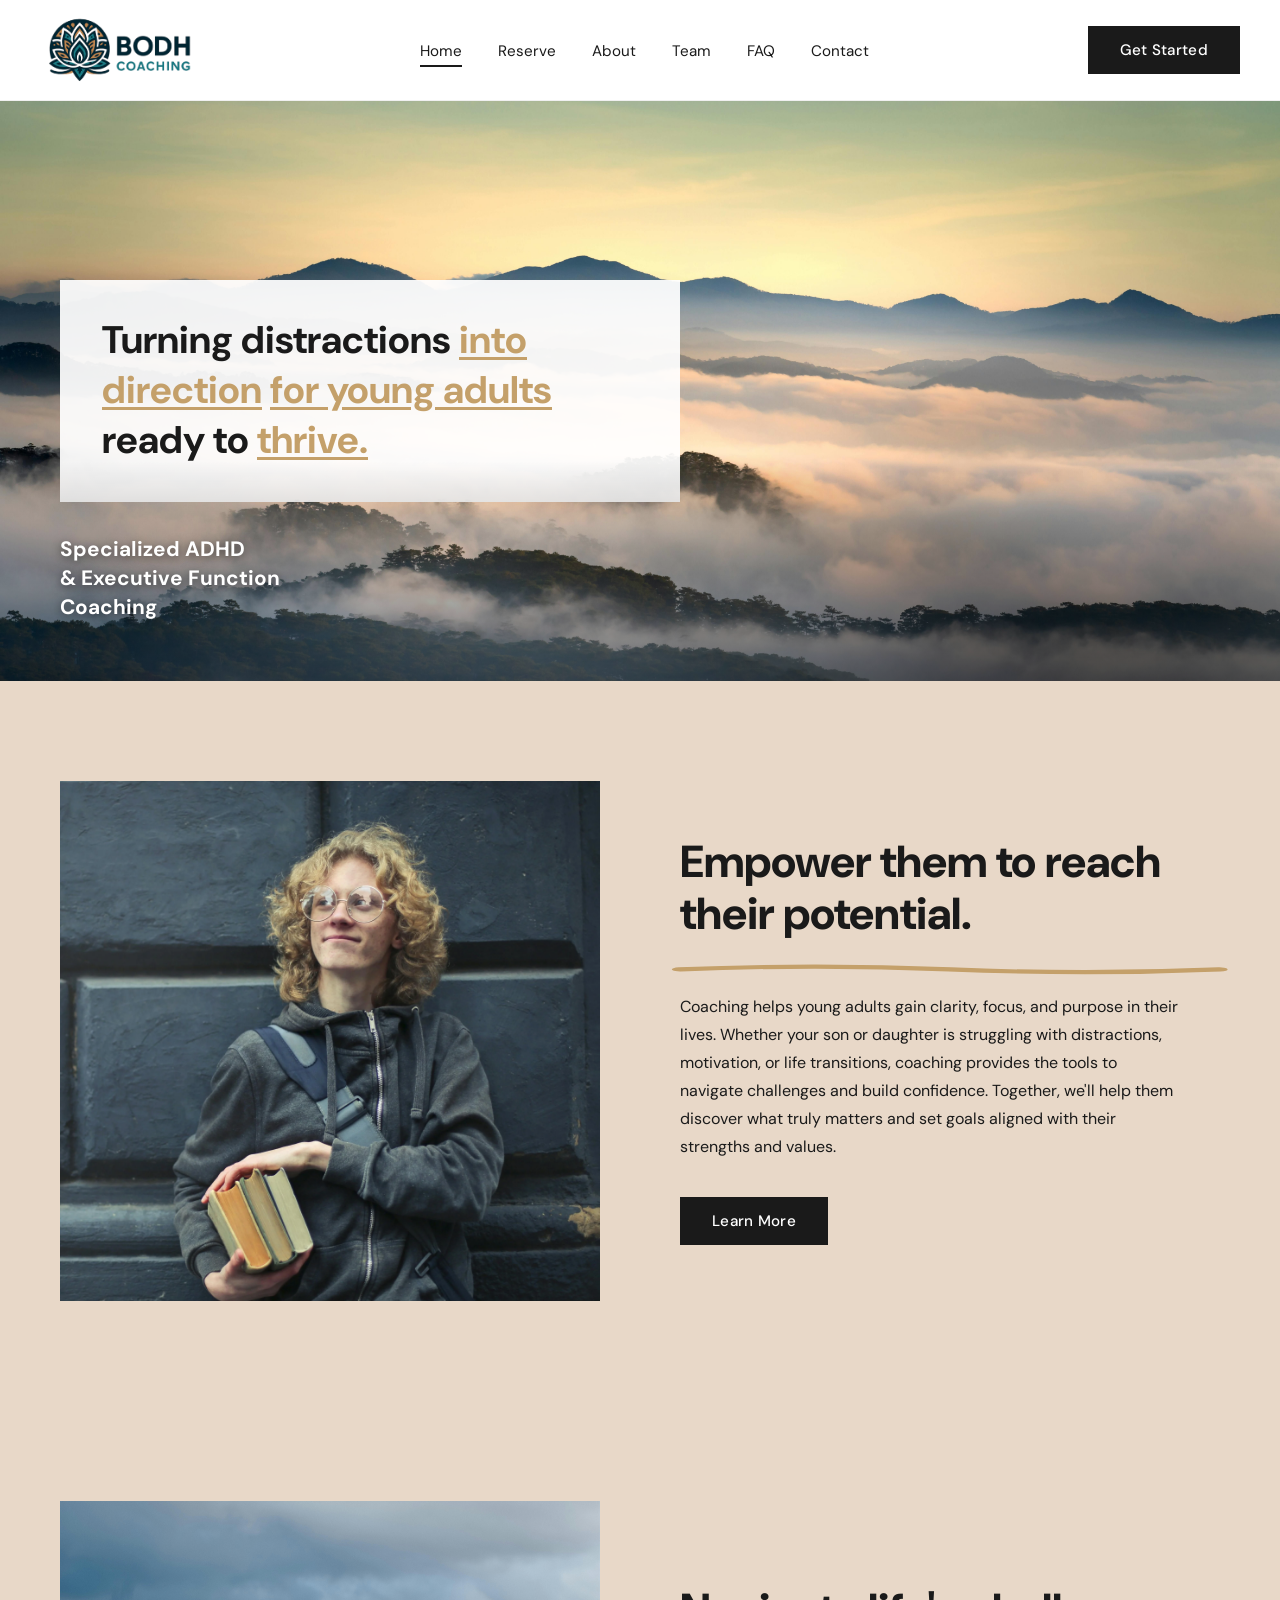
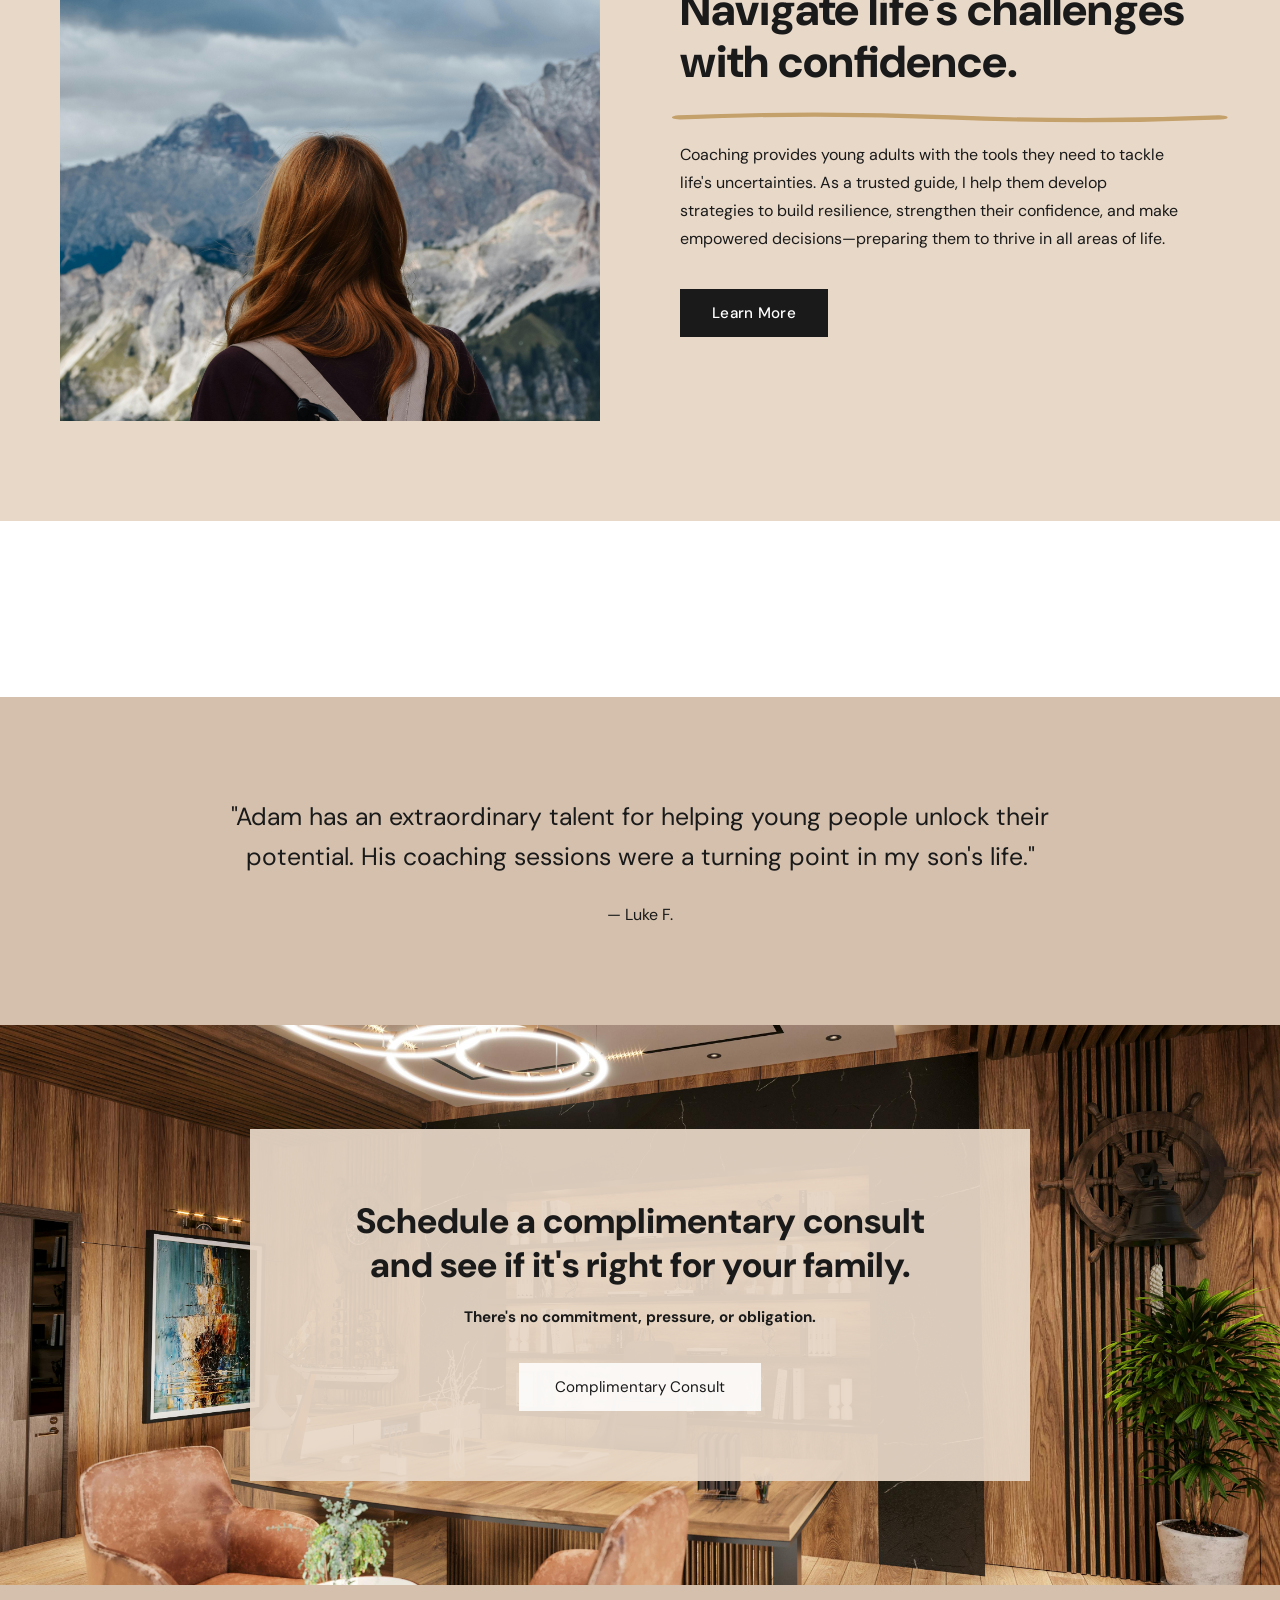
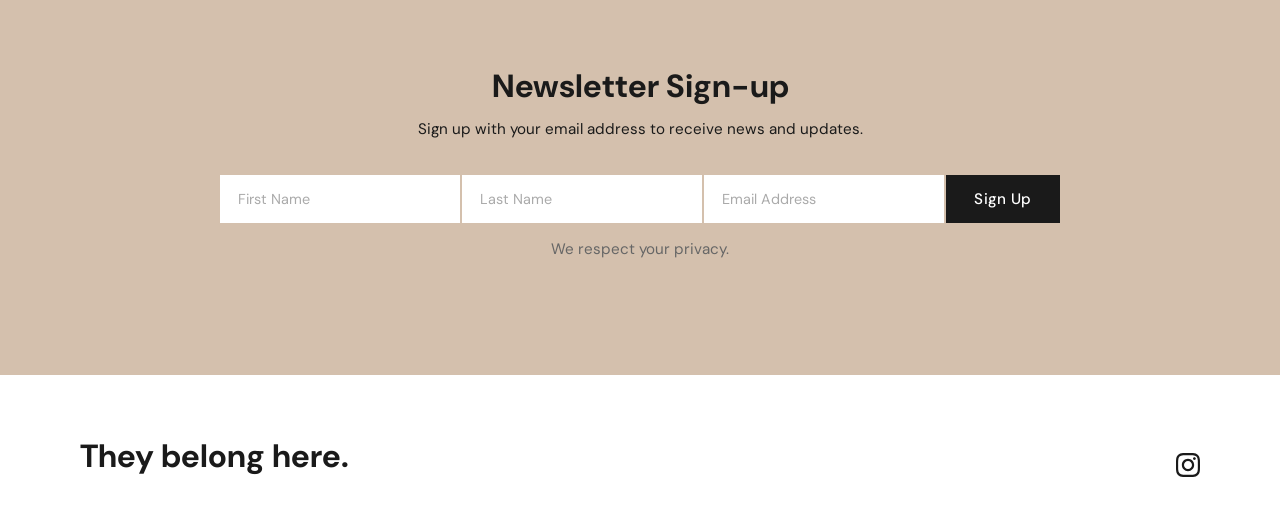
<file: index.html>
<!DOCTYPE html>
<html lang="en">
<head>
  <meta charset="UTF-8">
  <meta name="viewport" content="width=device-width, initial-scale=1.0">
  <title>ADHD Coaching for Young Adults | BODH Coaching</title>
  <meta name="description" content="BODH Coaching offers specialized ADHD and executive function coaching for young adults. Help your son or daughter gain clarity, focus, and confidence. Schedule a complimentary consult today.">
  <meta name="robots" content="index, follow">
  <meta property="og:title" content="ADHD Coaching for Young Adults | BODH Coaching">
  <meta property="og:description" content="Specialized ADHD and executive function coaching for young adults. Turning distractions into direction.">
  <meta property="og:type" content="website">
  <meta property="og:url" content="https://www.bodhcoaching.com/">
  <link rel="stylesheet" href="styles.css">
  <link rel="preconnect" href="https://fonts.googleapis.com">
  <link rel="preconnect" href="https://fonts.gstatic.com" crossorigin>
  <link href="https://fonts.googleapis.com/css2?family=DM+Sans:opsz,wght@9..40,300;9..40,400;9..40,500;9..40,700;9..40,800&display=swap" rel="stylesheet">
  <link rel="icon" type="image/png" href="Favicon.png">
  <link rel="apple-touch-icon" href="Favicon.png">
</head>
<body>

  <!-- NAV -->
  <header>
    <nav class="navbar">
      <a href="index.html" class="logo">
        <img src="BODH Logo Transparent.png" alt="BODH Coaching">
      </a>
      <ul class="nav-links">
        <li><a href="index.html" class="active">Home</a></li>
        <li><a href="reserve.html">Reserve</a></li>
        <li><a href="about.html">About</a></li>
        <li><a href="team.html">Team</a></li>
        <li><a href="faq.html">FAQ</a></li>
        <li><a href="contact.html">Contact</a></li>
      </ul>
      <a href="https://bodhcoaching.as.me/consult" class="btn-dark">Get Started</a>
    </nav>
  </header>

  <!-- HERO -->
  <section class="hero">
    <div class="hero-content">
      <div class="hero-tagline-box">
        <h1>Turning distractions <span class="hero-accent">into</span> <span class="hero-accent">direction</span> <span class="hero-accent">for young adults</span> ready to <span class="hero-accent">thrive.</span></h1>
      </div>
      <div class="hero-subtext">
        <p>Specialized ADHD<br>&amp; Executive Function<br>Coaching</p>
      </div>
    </div>
  </section>

  <!-- EMPOWER SECTION -->
  <section class="two-col-section">
    <div class="two-col-inner">
      <div>
        <img src="Potential.webp" alt="Person on cliff at sunset" class="two-col-photo">
      </div>
      <div class="two-col-text">
        <h2 class="heading-underline">Empower them to reach their potential.<svg viewBox="0 0 100 10" preserveAspectRatio="none" aria-hidden="true"><path d="M0,6 Q25,2 50,6 Q75,10 100,6" pathLength="600"/></svg></h2>
        <p>Coaching helps young adults gain clarity, focus, and purpose in their lives. Whether your son or daughter is struggling with distractions, motivation, or life transitions, coaching provides the tools to navigate challenges and build confidence. Together, we'll help them discover what truly matters and set goals aligned with their strengths and values.</p>
        <a href="about.html" class="btn-dark">Learn More</a>
      </div>
    </div>
  </section>

  <!-- NAVIGATE SECTION -->
  <section class="two-col-section">
    <div class="two-col-inner reverse">
      <div class="two-col-text">
        <h2 class="heading-underline">Navigate life's challenges with confidence.<svg viewBox="0 0 100 10" preserveAspectRatio="none" aria-hidden="true"><path d="M0,6 Q25,2 50,6 Q75,10 100,6" pathLength="600"/></svg></h2>
        <p>Coaching provides young adults with the tools they need to tackle life's uncertainties. As a trusted guide, I help them develop strategies to build resilience, strengthen their confidence, and make empowered decisions—preparing them to thrive in all areas of life.</p>
        <a href="about.html" class="btn-dark">Learn More</a>
      </div>
      <div>
        <img src="Confidence.jpg" alt="Young adult with books" class="two-col-photo">
      </div>
    </div>
  </section>

  <!-- LOGO STRIP -->
  <section class="logos-section">
    <div class="logos-inner">
      <!-- Rula -->
      <div class="logo-item">
        <img src="Rula.webp" alt="Rula" class="logo-brand-img">
      </div>
      <!-- Max -->
      <div class="logo-item">
        <img src="HBO Max.png" alt="Max" class="logo-brand-img">
      </div>
      <!-- Kaiser Permanente -->
      <div class="logo-item">
        <img src="Kaiser.png" alt="Kaiser Permanente" class="logo-brand-img">
      </div>
      <!-- Steve Harvey -->
      <div class="logo-item">
        <img src="Steve Harvey.png" alt="Steve Harvey" class="logo-brand-img">
      </div>
    </div>
  </section>

  <!-- TESTIMONIAL -->
  <section class="testimonial-section">
    <div class="testimonial-inner">
      <blockquote>"Adam has an extraordinary talent for helping young people unlock their potential. His coaching sessions were a turning point in my son's life."</blockquote>
      <p class="testimonial-author">— Luke F.</p>
    </div>
  </section>

  <!-- CONSULT CTA -->
  <section class="consult-section">
    <div class="consult-box">
      <h2>Schedule a complimentary consult and see if it's right for your family.</h2>
      <p class="consult-sub">There's no commitment, pressure, or obligation.</p>
      <a href="https://bodhcoaching.as.me/consult" class="btn-light">Complimentary Consult</a>
    </div>
  </section>

  <!-- NEWSLETTER -->
  <section class="newsletter-section">
    <div class="newsletter-inner">
      <h2>Newsletter Sign-up</h2>
      <p>Sign up with your email address to receive news and updates.</p>
      <form class="newsletter-form" onsubmit="submitNewsletter(event)">
        <input type="text" placeholder="First Name" name="firstName">
        <input type="text" placeholder="Last Name" name="lastName">
        <input type="email" placeholder="Email Address" name="email" required>
        <button type="submit" class="btn-dark">Sign Up</button>
      </form>
      <p class="privacy-note">We respect your privacy.</p>
    </div>
  </section>

  <!-- FOOTER -->
  <footer>
    <div class="footer-inner">
      <p class="footer-tagline">They belong here.</p>
      <div class="social-icons">
        <a href="https://www.instagram.com/bodhcoaching" aria-label="Instagram" target="_blank" rel="noopener"><svg viewBox="0 0 24 24"><path d="M12 2.163c3.204 0 3.584.012 4.85.07 3.252.148 4.771 1.691 4.919 4.919.058 1.265.069 1.645.069 4.849 0 3.205-.012 3.584-.069 4.849-.149 3.225-1.664 4.771-4.919 4.919-1.266.058-1.644.07-4.85.07-3.204 0-3.584-.012-4.849-.07-3.26-.149-4.771-1.699-4.919-4.92-.058-1.265-.07-1.644-.07-4.849 0-3.204.013-3.583.07-4.849.149-3.227 1.664-4.771 4.919-4.919 1.266-.057 1.645-.069 4.849-.069zm0-2.163c-3.259 0-3.667.014-4.947.072-4.358.2-6.78 2.618-6.98 6.98-.059 1.281-.073 1.689-.073 4.948 0 3.259.014 3.668.072 4.948.2 4.358 2.618 6.78 6.98 6.98 1.281.058 1.689.072 4.948.072 3.259 0 3.668-.014 4.948-.072 4.354-.2 6.782-2.618 6.979-6.98.059-1.28.073-1.689.073-4.948 0-3.259-.014-3.667-.072-4.947-.196-4.354-2.617-6.78-6.979-6.98-1.281-.059-1.69-.073-4.949-.073zm0 5.838c-3.403 0-6.162 2.759-6.162 6.162s2.759 6.163 6.162 6.163 6.162-2.759 6.162-6.163c0-3.403-2.759-6.162-6.162-6.162zm0 10.162c-2.209 0-4-1.79-4-4 0-2.209 1.791-4 4-4s4 1.791 4 4c0 2.21-1.791 4-4 4zm6.406-11.845c-.796 0-1.441.645-1.441 1.44s.645 1.44 1.441 1.44c.795 0 1.439-.645 1.439-1.44s-.644-1.44-1.439-1.44z"/></svg></a>
      </div>
    </div>
  </footer>


  <script>
    function submitNewsletter(e) {
      e.preventDefault();
      var form = e.target;
      var firstName = form.firstName.value;
      var lastName = form.lastName.value;
      var email = form.email.value;
      window.location.href = 'mailto:support@bodhcoaching.com?subject=Newsletter%20Sign-Up&body=Name:%20' + encodeURIComponent(firstName + ' ' + lastName) + '%0AEmail:%20' + encodeURIComponent(email);
    }

    (function () {
      var items = document.querySelectorAll('.logo-item');
      if (!items.length) return;
      var observer = new IntersectionObserver(function (entries) {
        entries.forEach(function (entry) {
          if (entry.isIntersecting) {
            entry.target.classList.add('visible');
            observer.unobserve(entry.target);
          }
        });
      }, { threshold: 0.2 });
      items.forEach(function (item) { observer.observe(item); });
    })();
  </script>

</body>
</html>
</file>
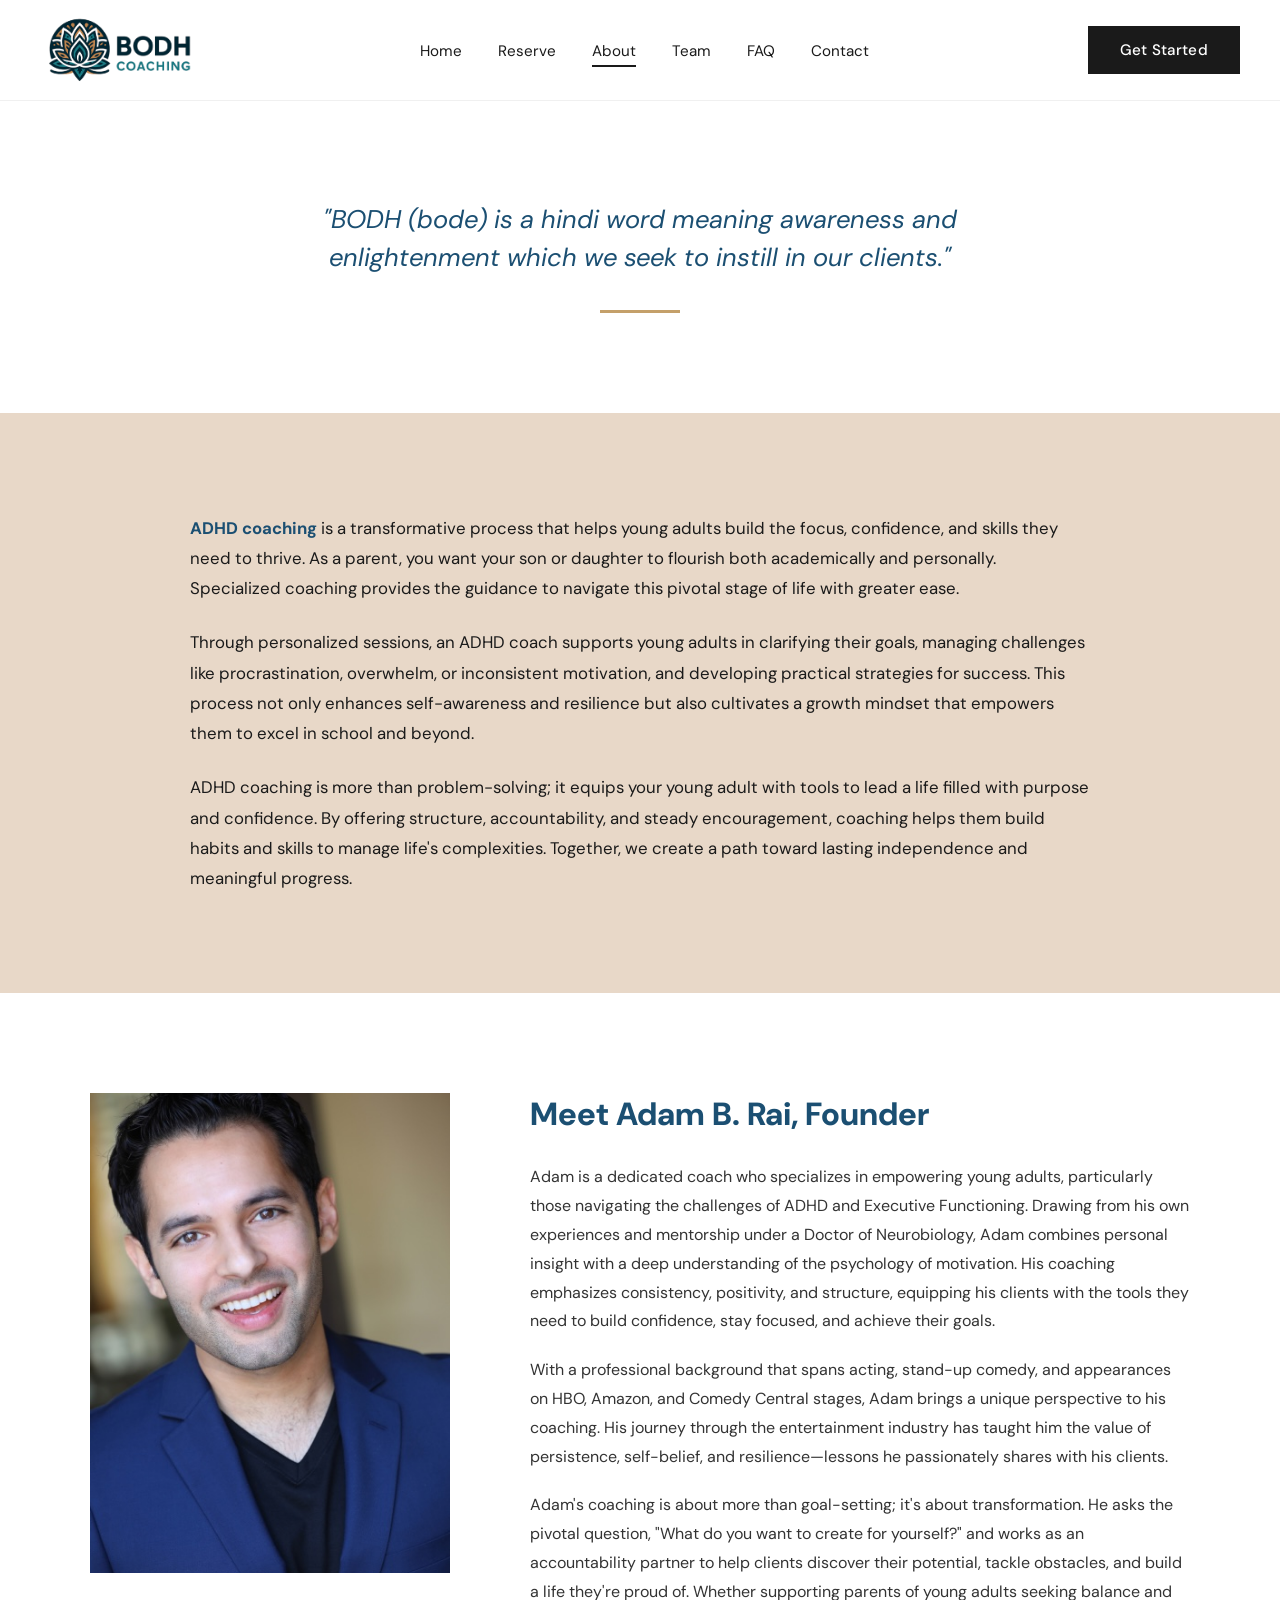
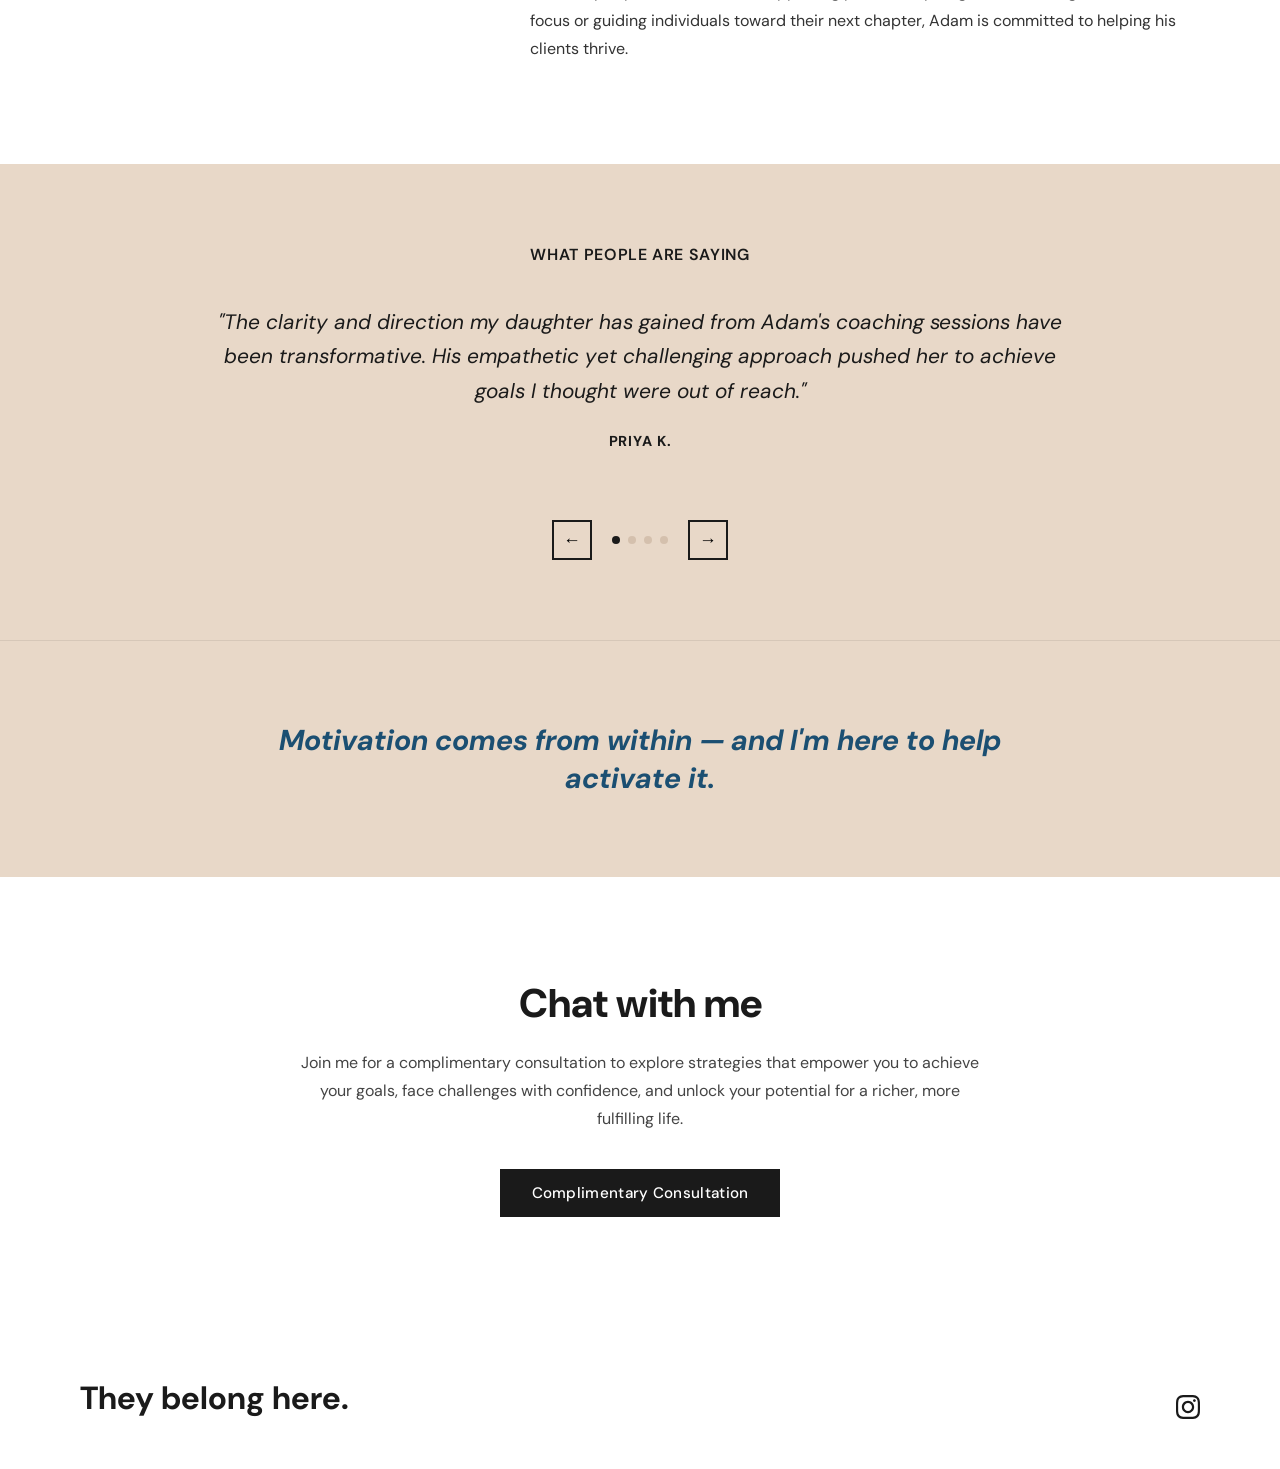
<file: about.html>
<!DOCTYPE html>
<html lang="en">
<head>
  <meta charset="UTF-8">
  <meta name="viewport" content="width=device-width, initial-scale=1.0">
  <title>About | Personalized ADHD coaching — BODH Coaching</title>
  <meta name="description" content="BODH Coaching provides personalized ADHD and executive function coaching for young adults. Founded by Adam B. Rai, trained under a Doctor of Neurobiology. Learn about our approach.">
  <meta name="robots" content="index, follow">
  <meta property="og:title" content="About | Personalized ADHD Coaching — BODH Coaching">
  <meta property="og:description" content="Personalized ADHD coaching for young adults. Discover how BODH Coaching helps students and young adults build focus, confidence, and lasting independence.">
  <meta property="og:type" content="website">
  <meta property="og:url" content="https://www.bodhcoaching.com/about">
  <link rel="stylesheet" href="styles.css">
  <link rel="preconnect" href="https://fonts.googleapis.com">
  <link rel="preconnect" href="https://fonts.gstatic.com" crossorigin>
  <link href="https://fonts.googleapis.com/css2?family=DM+Sans:opsz,wght@9..40,300;9..40,400;9..40,500;9..40,700;9..40,800&display=swap" rel="stylesheet">
  <link rel="icon" type="image/png" href="Favicon.png">
  <link rel="apple-touch-icon" href="Favicon.png">
</head>
<body>

  <header>
    <nav class="navbar">
      <a href="index.html" class="logo"><img src="BODH Logo Transparent.png" alt="BODH Coaching"></a>
      <ul class="nav-links">
        <li><a href="index.html">Home</a></li>
        <li><a href="reserve.html">Reserve</a></li>
        <li><a href="about.html" class="active">About</a></li>
        <li><a href="team.html">Team</a></li>
        <li><a href="faq.html">FAQ</a></li>
        <li><a href="contact.html">Contact</a></li>
      </ul>
      <a href="https://bodhcoaching.as.me/consult" class="btn-dark">Get Started</a>
    </nav>
  </header>

  <!-- BRAND STATEMENT -->
  <section class="brand-statement">
    <blockquote>"BODH (bode) is a hindi word meaning awareness and enlightenment which we seek to instill in our clients."</blockquote>
    <hr>
  </section>

  <!-- WHAT IS ADHD COACHING -->
  <section class="adhd-section">
    <div class="adhd-inner">
      <p><span class="adhd-highlight">ADHD coaching</span> is a transformative process that helps young adults build the focus, confidence, and skills they need to thrive. As a parent, you want your son or daughter to flourish both academically and personally. Specialized coaching provides the guidance to navigate this pivotal stage of life with greater ease.</p>
      <p>Through personalized sessions, an ADHD coach supports young adults in clarifying their goals, managing challenges like procrastination, overwhelm, or inconsistent motivation, and developing practical strategies for success. This process not only enhances self-awareness and resilience but also cultivates a growth mindset that empowers them to excel in school and beyond.</p>
      <p>ADHD coaching is more than problem-solving; it equips your young adult with tools to lead a life filled with purpose and confidence. By offering structure, accountability, and steady encouragement, coaching helps them build habits and skills to manage life's complexities. Together, we create a path toward lasting independence and meaningful progress.</p>
    </div>
  </section>

  <!-- FOUNDER -->
  <section class="founder-section">
    <div class="founder-inner">
      <img src="Adam.jpg" alt="Adam B. Rai" class="founder-photo">
      <div class="founder-text">
        <h2>Meet Adam B. Rai, Founder</h2>
        <p>Adam is a dedicated coach who specializes in empowering young adults, particularly those navigating the challenges of ADHD and Executive Functioning. Drawing from his own experiences and mentorship under a Doctor of Neurobiology, Adam combines personal insight with a deep understanding of the psychology of motivation. His coaching emphasizes consistency, positivity, and structure, equipping his clients with the tools they need to build confidence, stay focused, and achieve their goals.</p>
        <p>With a professional background that spans acting, stand-up comedy, and appearances on HBO, Amazon, and Comedy Central stages, Adam brings a unique perspective to his coaching. His journey through the entertainment industry has taught him the value of persistence, self-belief, and resilience—lessons he passionately shares with his clients.</p>
        <p>Adam's coaching is about more than goal-setting; it's about transformation. He asks the pivotal question, "What do you want to create for yourself?" and works as an accountability partner to help clients discover their potential, tackle obstacles, and build a life they're proud of. Whether supporting parents of young adults seeking balance and focus or guiding individuals toward their next chapter, Adam is committed to helping his clients thrive.</p>
      </div>
    </div>
  </section>

  <!-- TESTIMONIAL CAROUSEL -->
  <section class="carousel-section">
    <div class="carousel-header">What People Are Saying</div>
    <div class="carousel-track-wrap">
      <div class="carousel-track">
        <div class="carousel-slide">
          <blockquote>"The clarity and direction my daughter has gained from Adam's coaching sessions have been transformative. His empathetic yet challenging approach pushed her to achieve goals I thought were out of reach."</blockquote>
          <p class="slide-author">Priya K.</p>
        </div>
        <div class="carousel-slide">
          <blockquote>"I was skeptical about ADHD coaching until I met Adam. He has a unique ability to connect and bring out the best in people."</blockquote>
          <p class="slide-author">Jenna W.</p>
        </div>
        <div class="carousel-slide">
          <blockquote>"If you're looking for a coach who understands how to overcome challenges while being honest and supportive throughout the process, Adam's your guy! It's been a pleasure working together, and I'll always be grateful for his help along the way! Coaching helped me realize that I don't always have to face challenges alone."</blockquote>
          <p class="slide-author">Matt F., CEO of Growth Mind Co.</p>
        </div>
        <div class="carousel-slide">
          <blockquote>"Working with Adam was a game-changer for me. His insight and personalized approach helped me overcome years of stagnation. I'm finally pursuing my dreams with confidence!"</blockquote>
          <p class="slide-author">Michael T.</p>
        </div>
      </div>
    </div>
    <div class="carousel-controls">
      <button class="carousel-btn carousel-prev" aria-label="Previous">&#8592;</button>
      <div class="carousel-dots">
        <span class="dot active"></span>
        <span class="dot"></span>
        <span class="dot"></span>
        <span class="dot"></span>
      </div>
      <button class="carousel-btn carousel-next" aria-label="Next">&#8594;</button>
    </div>
  </section>

  <!-- PULL QUOTE -->
  <section class="pull-quote-section">
    <p>Motivation comes from within — and I'm here to help activate it.</p>
  </section>

  <!-- CHAT CTA -->
  <section class="chat-cta-section">
    <div class="chat-cta-inner">
      <h2>Chat with me</h2>
      <p>Join me for a complimentary consultation to explore strategies that empower you to achieve your goals, face challenges with confidence, and unlock your potential for a richer, more fulfilling life.</p>
      <a href="https://bodhcoaching.as.me/consult" class="btn-dark">Complimentary Consultation</a>
    </div>
  </section>

  <!-- FOOTER -->
  <footer>
    <div class="footer-inner">
      <p class="footer-tagline">They belong here.</p>
      <div class="social-icons">
        <a href="https://www.instagram.com/bodhcoaching" aria-label="Instagram" target="_blank" rel="noopener"><svg viewBox="0 0 24 24"><path d="M12 2.163c3.204 0 3.584.012 4.85.07 3.252.148 4.771 1.691 4.919 4.919.058 1.265.069 1.645.069 4.849 0 3.205-.012 3.584-.069 4.849-.149 3.225-1.664 4.771-4.919 4.919-1.266.058-1.644.07-4.85.07-3.204 0-3.584-.012-4.849-.07-3.26-.149-4.771-1.699-4.919-4.92-.058-1.265-.07-1.644-.07-4.849 0-3.204.013-3.583.07-4.849.149-3.227 1.664-4.771 4.919-4.919 1.266-.057 1.645-.069 4.849-.069zm0-2.163c-3.259 0-3.667.014-4.947.072-4.358.2-6.78 2.618-6.98 6.98-.059 1.281-.073 1.689-.073 4.948 0 3.259.014 3.668.072 4.948.2 4.358 2.618 6.78 6.98 6.98 1.281.058 1.689.072 4.948.072 3.259 0 3.668-.014 4.948-.072 4.354-.2 6.782-2.618 6.979-6.98.059-1.28.073-1.689.073-4.948 0-3.259-.014-3.667-.072-4.947-.196-4.354-2.617-6.78-6.979-6.98-1.281-.059-1.69-.073-4.949-.073zm0 5.838c-3.403 0-6.162 2.759-6.162 6.162s2.759 6.163 6.162 6.163 6.162-2.759 6.162-6.163c0-3.403-2.759-6.162-6.162-6.162zm0 10.162c-2.209 0-4-1.79-4-4 0-2.209 1.791-4 4-4s4 1.791 4 4c0 2.21-1.791 4-4 4zm6.406-11.845c-.796 0-1.441.645-1.441 1.44s.645 1.44 1.441 1.44c.795 0 1.439-.645 1.439-1.44s-.644-1.44-1.439-1.44z"/></svg></a>
      </div>
    </div>
  </footer>

  <script>
    (function () {
      const track = document.querySelector('.carousel-track');
      const dots = document.querySelectorAll('.dot');
      const total = dots.length;
      let current = 0;
      function goTo(n) {
        current = (n + total) % total;
        track.style.transform = 'translateX(-' + (current * 100) + '%)';
        dots.forEach(function(d, i) { d.classList.toggle('active', i === current); });
      }
      document.querySelector('.carousel-prev').addEventListener('click', function() { goTo(current - 1); });
      document.querySelector('.carousel-next').addEventListener('click', function() { goTo(current + 1); });
      dots.forEach(function(d, i) { d.addEventListener('click', function() { goTo(i); }); });
      setInterval(function() { goTo(current + 1); }, 8000);
    })();
  </script>

</body>
</html>
</file>
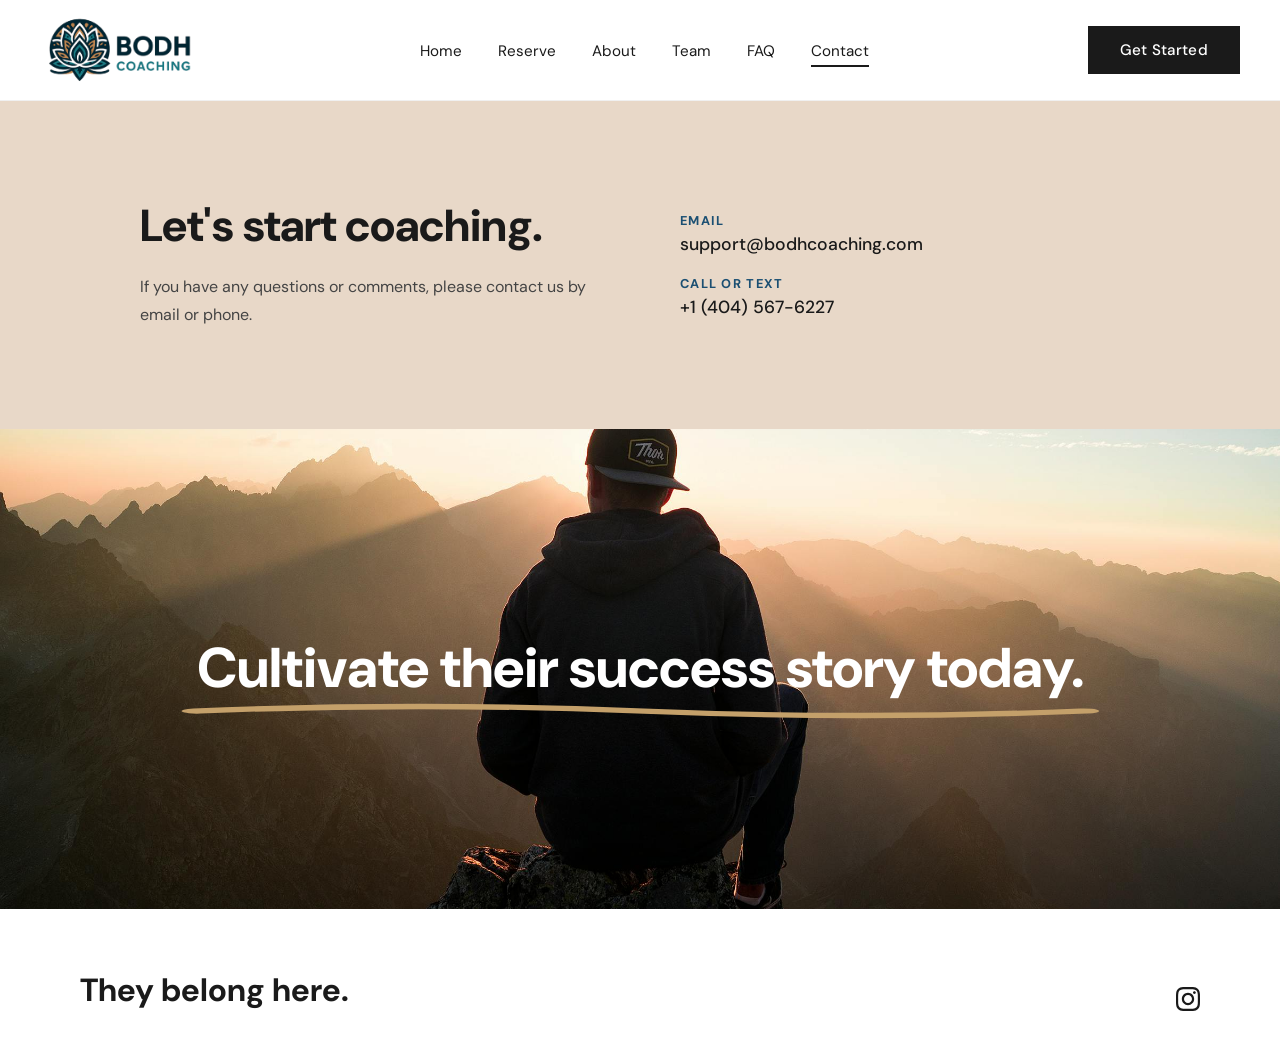
<file: contact.html>
<!DOCTYPE html>
<html lang="en">
<head>
  <meta charset="UTF-8">
  <meta name="viewport" content="width=device-width, initial-scale=1.0">
  <title>Contact Us — BODH Coaching</title>
  <meta name="description" content="Get in touch with BODH Coaching to start your young adult's ADHD coaching journey. We're here to answer your questions and help your family take the next step.">
  <meta name="robots" content="index, follow">
  <meta property="og:title" content="Contact Us — BODH Coaching">
  <meta property="og:description" content="Reach out to BODH Coaching. We're here to help your family take the next step toward clarity, focus, and confidence.">
  <meta property="og:type" content="website">
  <meta property="og:url" content="https://www.bodhcoaching.com/contact">
  <link rel="stylesheet" href="styles.css">
  <link rel="preconnect" href="https://fonts.googleapis.com">
  <link rel="preconnect" href="https://fonts.gstatic.com" crossorigin>
  <link href="https://fonts.googleapis.com/css2?family=DM+Sans:opsz,wght@9..40,300;9..40,400;9..40,500;9..40,700;9..40,800&display=swap" rel="stylesheet">
  <link rel="icon" type="image/png" href="Favicon.png">
  <link rel="apple-touch-icon" href="Favicon.png">
</head>
<body>

  <header>
    <nav class="navbar">
      <a href="index.html" class="logo"><img src="BODH Logo Transparent.png" alt="BODH Coaching"></a>
      <ul class="nav-links">
        <li><a href="index.html">Home</a></li>
        <li><a href="reserve.html">Reserve</a></li>
        <li><a href="about.html">About</a></li>
        <li><a href="team.html">Team</a></li>
        <li><a href="faq.html">FAQ</a></li>
        <li><a href="contact.html" class="active">Contact</a></li>
      </ul>
      <a href="https://bodhcoaching.as.me/consult" class="btn-dark">Get Started</a>
    </nav>
  </header>

  <!-- CONTACT INFO -->
  <section class="contact-section">
    <div class="contact-inner">
      <div class="contact-left">
        <h1>Let's start coaching.</h1>
        <p>If you have any questions or comments, please contact us by email or phone.</p>
      </div>
      <div class="contact-right">
        <div class="contact-detail">
          <span class="contact-label">Email</span>
          <span class="contact-value"><a href="mailto:support@bodhcoaching.com">support@bodhcoaching.com</a></span>
        </div>
        <div class="contact-detail">
          <span class="contact-label">Call or Text</span>
          <span class="contact-value"><a href="tel:+14045676227">+1 (404) 567-6227</a></span>
        </div>
      </div>
    </div>
  </section>

  <!-- MOUNTAIN CTA -->
  <section class="mountain-cta">
    <div class="mountain-cta-text">
      <h2>Cultivate their success story today.<svg viewBox="0 0 100 12" preserveAspectRatio="none" aria-hidden="true"><path d="M0,8 Q25,2 50,8 Q75,14 100,8" pathLength="800"/></svg></h2>
    </div>
  </section>

  <!-- FOOTER -->
  <footer>
    <div class="footer-inner">
      <p class="footer-tagline">They belong here.</p>
      <div class="social-icons">
        <a href="https://www.instagram.com/bodhcoaching" aria-label="Instagram" target="_blank" rel="noopener"><svg viewBox="0 0 24 24"><path d="M12 2.163c3.204 0 3.584.012 4.85.07 3.252.148 4.771 1.691 4.919 4.919.058 1.265.069 1.645.069 4.849 0 3.205-.012 3.584-.069 4.849-.149 3.225-1.664 4.771-4.919 4.919-1.266.058-1.644.07-4.85.07-3.204 0-3.584-.012-4.849-.07-3.26-.149-4.771-1.699-4.919-4.92-.058-1.265-.07-1.644-.07-4.849 0-3.204.013-3.583.07-4.849.149-3.227 1.664-4.771 4.919-4.919 1.266-.057 1.645-.069 4.849-.069zm0-2.163c-3.259 0-3.667.014-4.947.072-4.358.2-6.78 2.618-6.98 6.98-.059 1.281-.073 1.689-.073 4.948 0 3.259.014 3.668.072 4.948.2 4.358 2.618 6.78 6.98 6.98 1.281.058 1.689.072 4.948.072 3.259 0 3.668-.014 4.948-.072 4.354-.2 6.782-2.618 6.979-6.98.059-1.28.073-1.689.073-4.948 0-3.259-.014-3.667-.072-4.947-.196-4.354-2.617-6.78-6.979-6.98-1.281-.059-1.69-.073-4.949-.073zm0 5.838c-3.403 0-6.162 2.759-6.162 6.162s2.759 6.163 6.162 6.163 6.162-2.759 6.162-6.163c0-3.403-2.759-6.162-6.162-6.162zm0 10.162c-2.209 0-4-1.79-4-4 0-2.209 1.791-4 4-4s4 1.791 4 4c0 2.21-1.791 4-4 4zm6.406-11.845c-.796 0-1.441.645-1.441 1.44s.645 1.44 1.441 1.44c.795 0 1.439-.645 1.439-1.44s-.644-1.44-1.439-1.44z"/></svg></a>
      </div>
    </div>
  </footer>

</body>
</html>
</file>
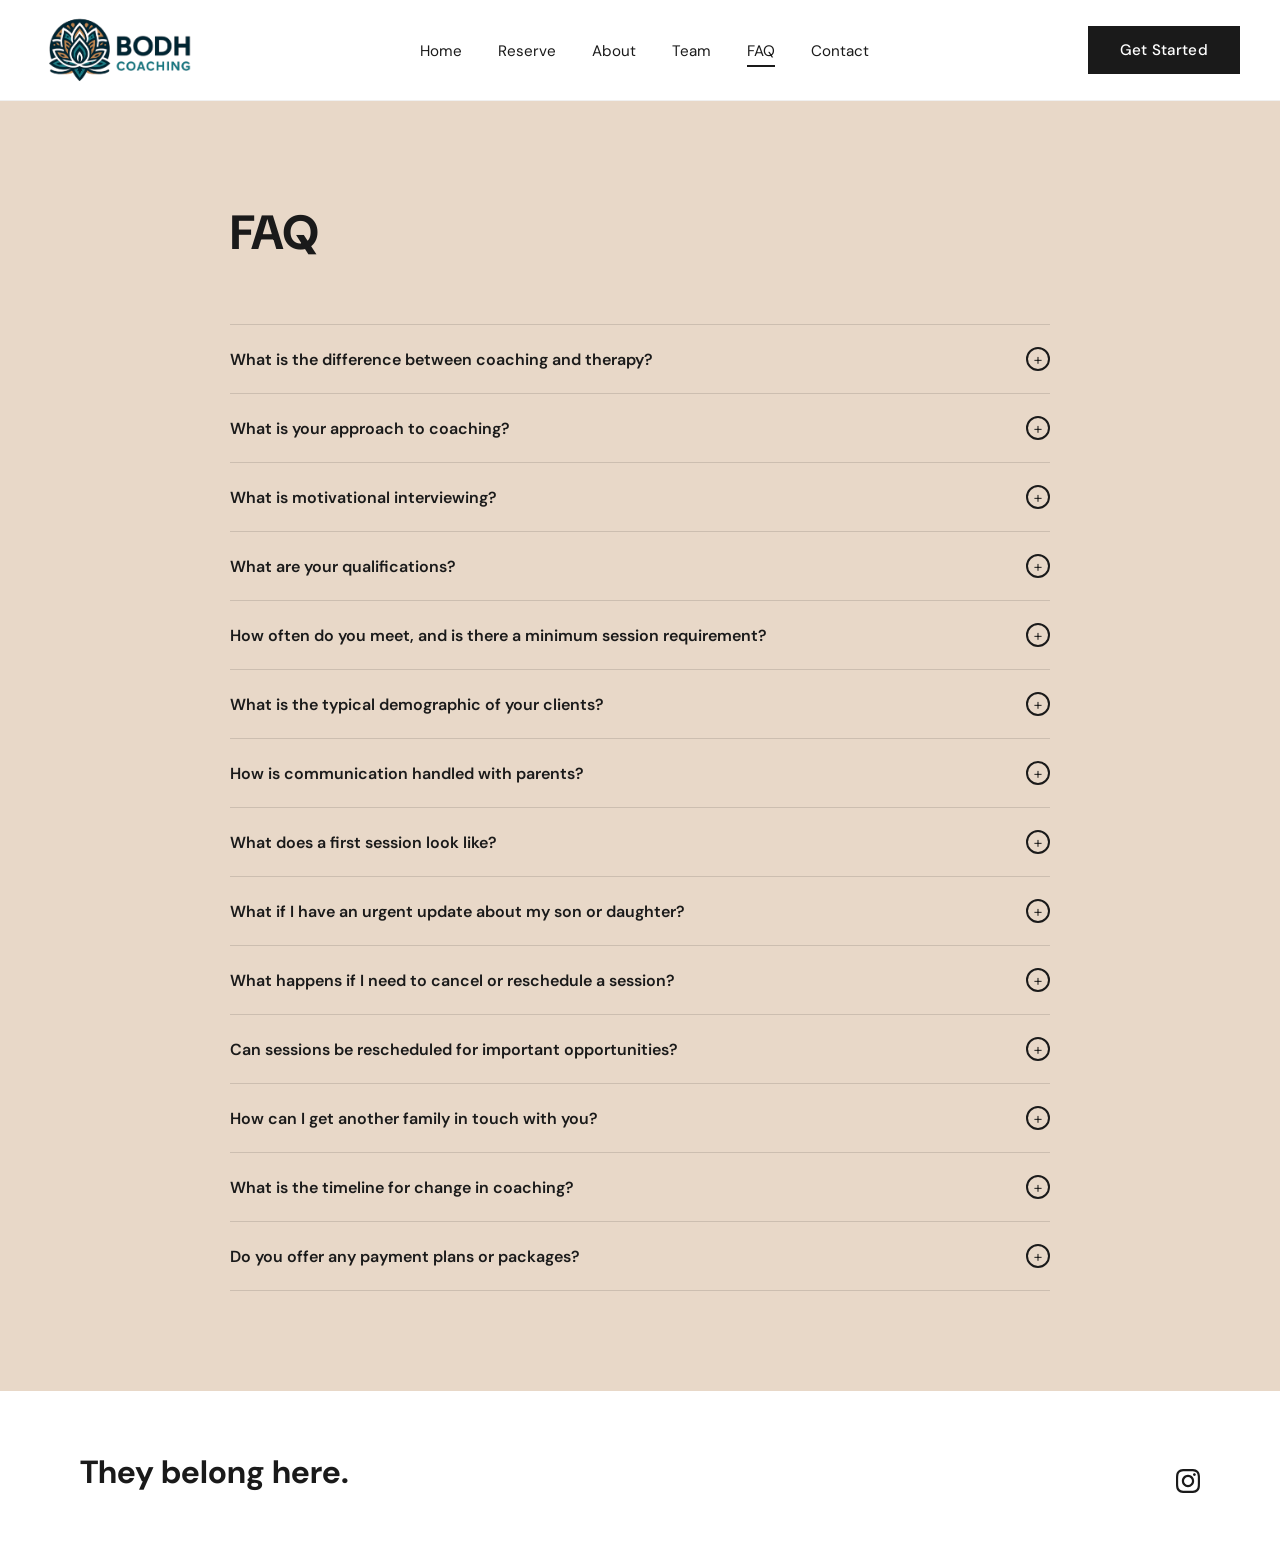
<file: faq.html>
<!DOCTYPE html>
<html lang="en">
<head>
  <meta charset="UTF-8">
  <meta name="viewport" content="width=device-width, initial-scale=1.0">
  <title>FAQ | Get Started — BODH Coaching</title>
  <meta name="description" content="Frequently asked questions about BODH Coaching's ADHD coaching services — session format, qualifications, communication with parents, cancellation policies, and how to get started.">
  <meta name="robots" content="index, follow">
  <meta property="og:title" content="FAQ — BODH Coaching">
  <meta property="og:description" content="Answers to common questions about ADHD coaching with BODH Coaching. Learn about sessions, qualifications, and what to expect.">
  <meta property="og:type" content="website">
  <meta property="og:url" content="https://www.bodhcoaching.com/faq">
  <link rel="stylesheet" href="styles.css">
  <link rel="preconnect" href="https://fonts.googleapis.com">
  <link rel="preconnect" href="https://fonts.gstatic.com" crossorigin>
  <link href="https://fonts.googleapis.com/css2?family=DM+Sans:opsz,wght@9..40,300;9..40,400;9..40,500;9..40,700;9..40,800&display=swap" rel="stylesheet">
  <link rel="icon" type="image/png" href="Favicon.png">
  <link rel="apple-touch-icon" href="Favicon.png">
</head>
<body>

  <header>
    <nav class="navbar">
      <a href="index.html" class="logo"><img src="BODH Logo Transparent.png" alt="BODH Coaching"></a>
      <ul class="nav-links">
        <li><a href="index.html">Home</a></li>
        <li><a href="reserve.html">Reserve</a></li>
        <li><a href="about.html">About</a></li>
        <li><a href="team.html">Team</a></li>
        <li><a href="faq.html" class="active">FAQ</a></li>
        <li><a href="contact.html">Contact</a></li>
      </ul>
      <a href="https://bodhcoaching.as.me/consult" class="btn-dark">Get Started</a>
    </nav>
  </header>

  <section class="faq-section">
    <div class="faq-inner">
      <h1>FAQ</h1>

      <details>
        <summary>What is the difference between coaching and therapy? <span class="faq-icon">+</span></summary>
        <div class="faq-answer">Coaching focuses on the present and future, helping you take actionable steps toward specific goals, while therapy often focuses on emotional distress and the past.</div>
      </details>

      <details>
        <summary>What is your approach to coaching? <span class="faq-icon">+</span></summary>
        <div class="faq-answer">Our coaching approach is warm, approachable, and relatable, especially for young adults. We tailor the process to each client, encouraging collaboration and empowering them to take an active role in their growth. This approach helps clients build confidence and develop the tools they need to tackle challenges independently, while the coach provides expert guidance, accountability, and support along the way. We employ motivational interviewing and focus on amplifying strengths to create lasting change.</div>
      </details>

      <details>
        <summary>What is motivational interviewing? <span class="faq-icon">+</span></summary>
        <div class="faq-answer">Motivational interviewing is a client-centered approach that enhances motivation by exploring and resolving ambivalence, helping clients find their own motivation to change.</div>
      </details>

      <details>
        <summary>What are your qualifications? <span class="faq-icon">+</span></summary>
        <div class="faq-answer">Adam received specialized training in evidence-based life coaching practices from a PhD in neurobiology through an established academic coaching organization. He has years of experience working directly with young adults and families, with a particular focus on ADHD and executive function challenges. Every coach on our team is carefully selected for their experience, professional training, and proven results helping clients create meaningful change.</div>
      </details>

      <details>
        <summary>How often do you meet, and is there a minimum session requirement? <span class="faq-icon">+</span></summary>
        <div class="faq-answer">Sessions are typically one 50-minute session per week, with the duration depending on the client's goals. Many clients work with us for about a year, but some may pause and return with new goals. Sessions mainly meet on Zoom but can also be by FaceTime or phone call.</div>
      </details>

      <details>
        <summary>What is the typical demographic of your clients? <span class="faq-icon">+</span></summary>
        <div class="faq-answer">We primarily work with young adults aged 18 to 25. While this is our main demographic, we occasionally work with clients who are slightly younger or older.</div>
      </details>

      <details>
        <summary>How is communication handled with parents? <span class="faq-icon">+</span></summary>
        <div class="faq-answer">We are open about communication with parents. Our phone number is included in all email signatures, and we send follow-up emails after sessions. Parents are encouraged to reach out with specific concerns or reply to follow-up emails.</div>
      </details>

      <details>
        <summary>What does a first session look like? <span class="faq-icon">+</span></summary>
        <div class="faq-answer">The first session involves goal-setting, assessing various aspects of the client's life to identify what's going well and what isn't, isolating areas for improvement, and setting both short-term and long-term goals.</div>
      </details>

      <details>
        <summary>What if I have an urgent update about my son or daughter? <span class="faq-icon">+</span></summary>
        <div class="faq-answer">We request 24 to 48 hours' notice for any additional requests or updates. These updates can be addressed via a brief scheduled check-in call. While emails are also encouraged, same-day emails may not be read before the session due to respect for other clients.</div>
      </details>

      <details>
        <summary>What happens if I need to cancel or reschedule a session? <span class="faq-icon">+</span></summary>
        <div class="faq-answer">Clients are allowed two late cancellations per calendar year. A late cancellation is defined as providing less than 24 hours' notice. If less than 24 hours' notice is given and the late cancellation limit has been reached, the session will not be reimbursed and will count as a completed session. This ensures we respect each other's time and have clear expectations.</div>
      </details>

      <details>
        <summary>Can sessions be rescheduled for important opportunities? <span class="faq-icon">+</span></summary>
        <div class="faq-answer">Of course! Yes, we are willing to waive the 24-hour notice requirement for rescheduling if a client has a significant opportunity, such as in academics, business or a job, aligning with the goal of supporting their success.</div>
      </details>

      <details>
        <summary>How can I get another family in touch with you? <span class="faq-icon">+</span></summary>
        <div class="faq-answer">They can <a href="https://bodhcoaching.as.me/consult">schedule a complimentary consultation here</a> or you can share their contact details with client care and they will reach out.</div>
      </details>

      <details>
        <summary>What is the timeline for change in coaching? <span class="faq-icon">+</span></summary>
        <div class="faq-answer">Many clients start to notice positive shifts in focus, motivation, and confidence within the first few sessions. For others, change builds gradually over time as new habits and perspectives take root. Every individual's journey is unique, and progress can look different for everyone.</div>
      </details>

      <details>
        <summary>Do you offer any payment plans or packages? <span class="faq-icon">+</span></summary>
        <div class="faq-answer">Most clients purchase a package and these package options are listed in our coaching agreement. Also, you can pay per session by having a credit card on file. Payment plans are not currently offered.</div>
      </details>

    </div>
  </section>

  <footer>
    <div class="footer-inner">
      <p class="footer-tagline">They belong here.</p>
      <div class="social-icons">
        <a href="https://www.instagram.com/bodhcoaching" aria-label="Instagram" target="_blank" rel="noopener"><svg viewBox="0 0 24 24"><path d="M12 2.163c3.204 0 3.584.012 4.85.07 3.252.148 4.771 1.691 4.919 4.919.058 1.265.069 1.645.069 4.849 0 3.205-.012 3.584-.069 4.849-.149 3.225-1.664 4.771-4.919 4.919-1.266.058-1.644.07-4.85.07-3.204 0-3.584-.012-4.849-.07-3.26-.149-4.771-1.699-4.919-4.92-.058-1.265-.07-1.644-.07-4.849 0-3.204.013-3.583.07-4.849.149-3.227 1.664-4.771 4.919-4.919 1.266-.057 1.645-.069 4.849-.069zm0-2.163c-3.259 0-3.667.014-4.947.072-4.358.2-6.78 2.618-6.98 6.98-.059 1.281-.073 1.689-.073 4.948 0 3.259.014 3.668.072 4.948.2 4.358 2.618 6.78 6.98 6.98 1.281.058 1.689.072 4.948.072 3.259 0 3.668-.014 4.948-.072 4.354-.2 6.782-2.618 6.979-6.98.059-1.28.073-1.689.073-4.948 0-3.259-.014-3.667-.072-4.947-.196-4.354-2.617-6.78-6.979-6.98-1.281-.059-1.69-.073-4.949-.073zm0 5.838c-3.403 0-6.162 2.759-6.162 6.162s2.759 6.163 6.162 6.163 6.162-2.759 6.162-6.163c0-3.403-2.759-6.162-6.162-6.162zm0 10.162c-2.209 0-4-1.79-4-4 0-2.209 1.791-4 4-4s4 1.791 4 4c0 2.21-1.791 4-4 4zm6.406-11.845c-.796 0-1.441.645-1.441 1.44s.645 1.44 1.441 1.44c.795 0 1.439-.645 1.439-1.44s-.644-1.44-1.439-1.44z"/></svg></a>
      </div>
    </div>
  </footer>

  <script>
    document.querySelectorAll('details').forEach(function(el) {
      el.addEventListener('toggle', function() {
        el.querySelector('.faq-icon').textContent = el.open ? '−' : '+';
      });
    });
  </script>

</body>
</html>
</file>
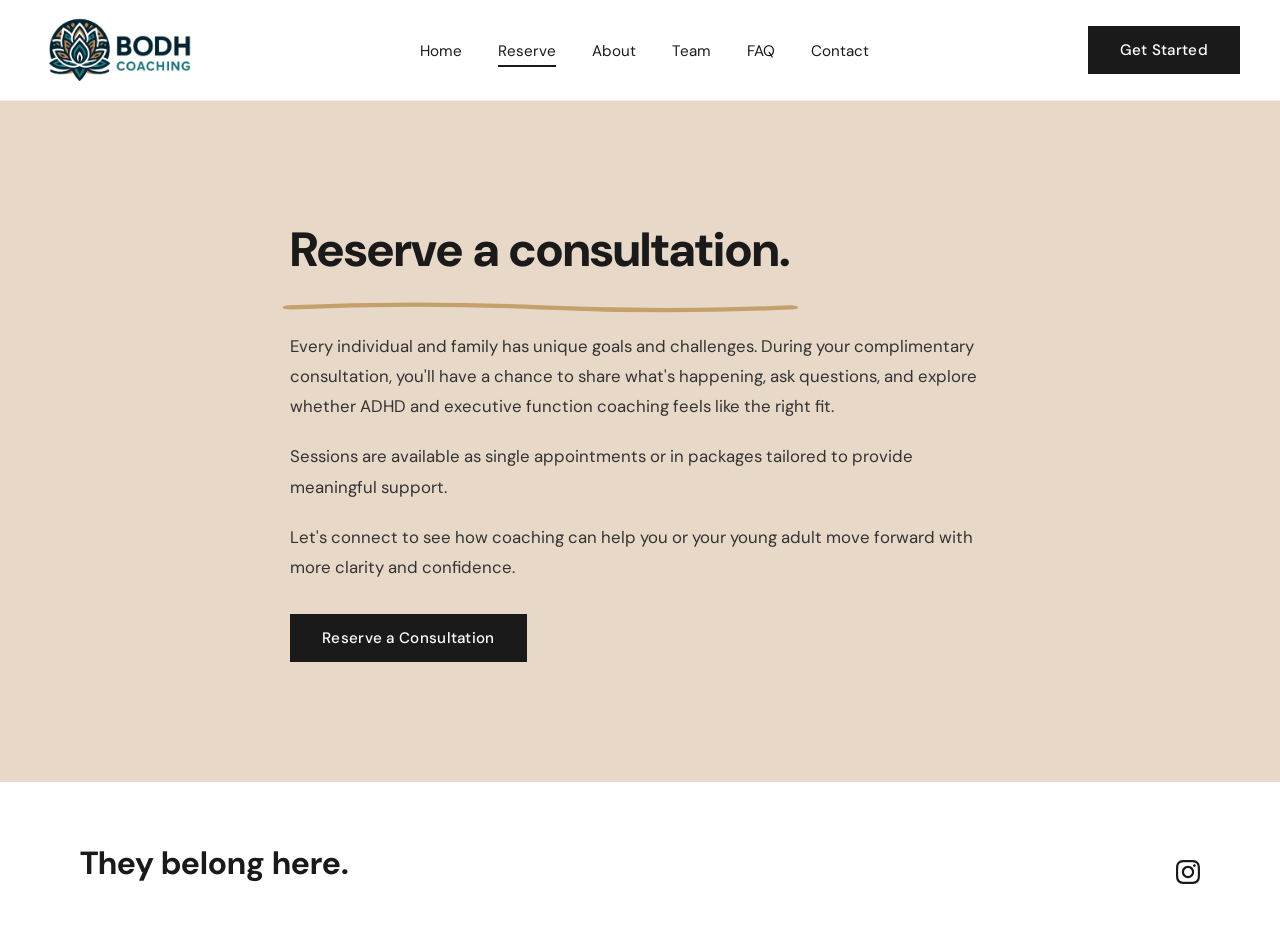
<file: reserve.html>
<!DOCTYPE html>
<html lang="en">
<head>
  <meta charset="UTF-8">
  <meta name="viewport" content="width=device-width, initial-scale=1.0">
  <title>Reserve | Schedule Your Free Consultation — BODH Coaching</title>
  <meta name="description" content="Schedule a complimentary ADHD coaching consultation with BODH Coaching. No commitment, pressure, or obligation. Sessions available for young adults via Zoom, FaceTime, or phone.">
  <meta name="robots" content="index, follow">
  <meta property="og:title" content="Reserve a Consultation — BODH Coaching">
  <meta property="og:description" content="Book your free consultation with BODH Coaching. Explore whether ADHD and executive function coaching is the right fit for your family.">
  <meta property="og:type" content="website">
  <meta property="og:url" content="https://www.bodhcoaching.com/reserve">
  <link rel="stylesheet" href="styles.css">
  <link rel="preconnect" href="https://fonts.googleapis.com">
  <link rel="preconnect" href="https://fonts.gstatic.com" crossorigin>
  <link href="https://fonts.googleapis.com/css2?family=DM+Sans:opsz,wght@9..40,300;9..40,400;9..40,500;9..40,700;9..40,800&display=swap" rel="stylesheet">
  <link rel="icon" type="image/png" href="Favicon.png">
  <link rel="apple-touch-icon" href="Favicon.png">
</head>
<body>

  <header>
    <nav class="navbar">
      <a href="index.html" class="logo"><img src="BODH Logo Transparent.png" alt="BODH Coaching"></a>
      <ul class="nav-links">
        <li><a href="index.html">Home</a></li>
        <li><a href="reserve.html" class="active">Reserve</a></li>
        <li><a href="about.html">About</a></li>
        <li><a href="team.html">Team</a></li>
        <li><a href="faq.html">FAQ</a></li>
        <li><a href="contact.html">Contact</a></li>
      </ul>
      <a href="https://bodhcoaching.as.me/consult" class="btn-dark">Get Started</a>
    </nav>
  </header>

  <section class="reserve-section">
    <div class="reserve-inner">
      <h1 class="heading-underline">Reserve a consultation.<svg viewBox="0 0 100 10" preserveAspectRatio="none" aria-hidden="true"><path d="M0,6 Q25,2 50,6 Q75,10 100,6" pathLength="600"/></svg></h1>
      <p>Every individual and family has unique goals and challenges. During your complimentary consultation, you'll have a chance to share what's happening, ask questions, and explore whether ADHD and executive function coaching feels like the right fit.</p>
      <p>Sessions are available as single appointments or in packages tailored to provide meaningful support.</p>
      <p>Let's connect to see how coaching can help you or your young adult move forward with more clarity and confidence.</p>
      <a href="https://bodhcoaching.as.me/consult" class="btn-dark" style="margin-top:12px;">Reserve a Consultation</a>
    </div>
  </section>

  <footer>
    <div class="footer-inner">
      <p class="footer-tagline">They belong here.</p>
      <div class="social-icons">
        <a href="https://www.instagram.com/bodhcoaching" aria-label="Instagram" target="_blank" rel="noopener"><svg viewBox="0 0 24 24"><path d="M12 2.163c3.204 0 3.584.012 4.85.07 3.252.148 4.771 1.691 4.919 4.919.058 1.265.069 1.645.069 4.849 0 3.205-.012 3.584-.069 4.849-.149 3.225-1.664 4.771-4.919 4.919-1.266.058-1.644.07-4.85.07-3.204 0-3.584-.012-4.849-.07-3.26-.149-4.771-1.699-4.919-4.92-.058-1.265-.07-1.644-.07-4.849 0-3.204.013-3.583.07-4.849.149-3.227 1.664-4.771 4.919-4.919 1.266-.057 1.645-.069 4.849-.069zm0-2.163c-3.259 0-3.667.014-4.947.072-4.358.2-6.78 2.618-6.98 6.98-.059 1.281-.073 1.689-.073 4.948 0 3.259.014 3.668.072 4.948.2 4.358 2.618 6.78 6.98 6.98 1.281.058 1.689.072 4.948.072 3.259 0 3.668-.014 4.948-.072 4.354-.2 6.782-2.618 6.979-6.98.059-1.28.073-1.689.073-4.948 0-3.259-.014-3.667-.072-4.947-.196-4.354-2.617-6.78-6.979-6.98-1.281-.059-1.69-.073-4.949-.073zm0 5.838c-3.403 0-6.162 2.759-6.162 6.162s2.759 6.163 6.162 6.163 6.162-2.759 6.162-6.163c0-3.403-2.759-6.162-6.162-6.162zm0 10.162c-2.209 0-4-1.79-4-4 0-2.209 1.791-4 4-4s4 1.791 4 4c0 2.21-1.791 4-4 4zm6.406-11.845c-.796 0-1.441.645-1.441 1.44s.645 1.44 1.441 1.44c.795 0 1.439-.645 1.439-1.44s-.644-1.44-1.439-1.44z"/></svg></a>
      </div>
    </div>
  </footer>

</body>
</html>
</file>
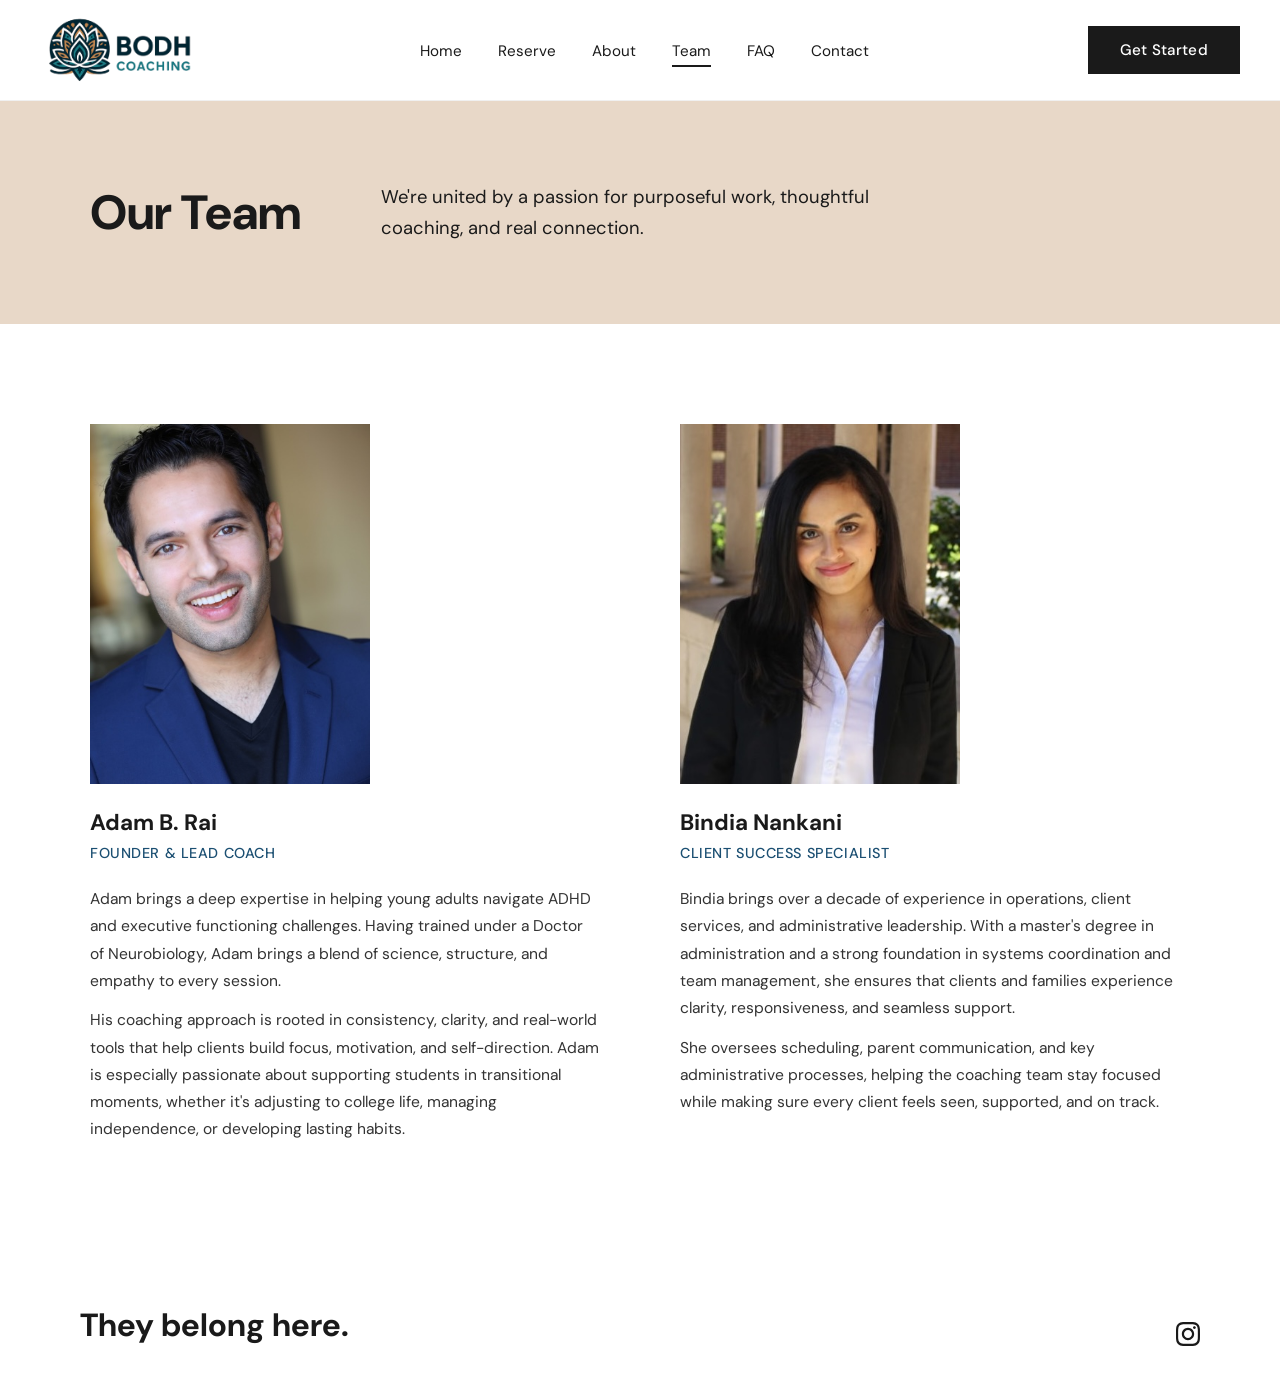
<file: team.html>
<!DOCTYPE html>
<html lang="en">
<head>
  <meta charset="UTF-8">
  <meta name="viewport" content="width=device-width, initial-scale=1.0">
  <title>Meet Our Coaches — BODH Coaching</title>
  <meta name="description" content="Meet the BODH Coaching team. Adam B. Rai, Founder & Lead Coach, specializes in ADHD and executive function coaching for young adults, with training under a Doctor of Neurobiology.">
  <meta name="robots" content="index, follow">
  <meta property="og:title" content="Meet Our Coaches — BODH Coaching">
  <meta property="og:description" content="Meet the coaches behind BODH Coaching. United by a passion for purposeful work, thoughtful coaching, and real connection.">
  <meta property="og:type" content="website">
  <meta property="og:url" content="https://www.bodhcoaching.com/team">
  <link rel="stylesheet" href="styles.css">
  <link rel="preconnect" href="https://fonts.googleapis.com">
  <link rel="preconnect" href="https://fonts.gstatic.com" crossorigin>
  <link href="https://fonts.googleapis.com/css2?family=DM+Sans:opsz,wght@9..40,300;9..40,400;9..40,500;9..40,700;9..40,800&display=swap" rel="stylesheet">
  <link rel="icon" type="image/png" href="Favicon.png">
  <link rel="apple-touch-icon" href="Favicon.png">
</head>
<body>

  <header>
    <nav class="navbar">
      <a href="index.html" class="logo"><img src="BODH Logo Transparent.png" alt="BODH Coaching"></a>
      <ul class="nav-links">
        <li><a href="index.html">Home</a></li>
        <li><a href="reserve.html">Reserve</a></li>
        <li><a href="about.html">About</a></li>
        <li><a href="team.html" class="active">Team</a></li>
        <li><a href="faq.html">FAQ</a></li>
        <li><a href="contact.html">Contact</a></li>
      </ul>
      <a href="https://bodhcoaching.as.me/consult" class="btn-dark">Get Started</a>
    </nav>
  </header>

  <!-- TEAM HEADER -->
  <section class="team-header">
    <div class="team-header-inner">
      <h1>Our Team</h1>
      <p>We're united by a passion for purposeful work, thoughtful coaching, and real connection.</p>
    </div>
  </section>

  <!-- TEAM MEMBERS -->
  <section class="team-members-section">
    <div class="team-members-inner">
      <div class="team-member">
        <img src="Adam.jpg" alt="Adam B. Rai" class="team-member-photo">
        <h3>Adam B. Rai</h3>
        <p class="member-title">Founder &amp; Lead Coach</p>
        <p>Adam brings a deep expertise in helping young adults navigate ADHD and executive functioning challenges. Having trained under a Doctor of Neurobiology, Adam brings a blend of science, structure, and empathy to every session.</p>
        <p>His coaching approach is rooted in consistency, clarity, and real-world tools that help clients build focus, motivation, and self-direction. Adam is especially passionate about supporting students in transitional moments, whether it's adjusting to college life, managing independence, or developing lasting habits.</p>
      </div>
      <div class="team-member">
        <img src="Bindia.jpg" alt="Bindia Nankani" class="team-member-photo">
        <h3>Bindia Nankani</h3>
        <p class="member-title">Client Success Specialist</p>
        <p>Bindia brings over a decade of experience in operations, client services, and administrative leadership. With a master's degree in administration and a strong foundation in systems coordination and team management, she ensures that clients and families experience clarity, responsiveness, and seamless support.</p>
        <p>She oversees scheduling, parent communication, and key administrative processes, helping the coaching team stay focused while making sure every client feels seen, supported, and on track.</p>
      </div>
    </div>
  </section>

  <!-- FOOTER -->
  <footer>
    <div class="footer-inner">
      <p class="footer-tagline">They belong here.</p>
      <div class="social-icons">
        <a href="https://www.instagram.com/bodhcoaching" aria-label="Instagram" target="_blank" rel="noopener"><svg viewBox="0 0 24 24"><path d="M12 2.163c3.204 0 3.584.012 4.85.07 3.252.148 4.771 1.691 4.919 4.919.058 1.265.069 1.645.069 4.849 0 3.205-.012 3.584-.069 4.849-.149 3.225-1.664 4.771-4.919 4.919-1.266.058-1.644.07-4.85.07-3.204 0-3.584-.012-4.849-.07-3.26-.149-4.771-1.699-4.919-4.92-.058-1.265-.07-1.644-.07-4.849 0-3.204.013-3.583.07-4.849.149-3.227 1.664-4.771 4.919-4.919 1.266-.057 1.645-.069 4.849-.069zm0-2.163c-3.259 0-3.667.014-4.947.072-4.358.2-6.78 2.618-6.98 6.98-.059 1.281-.073 1.689-.073 4.948 0 3.259.014 3.668.072 4.948.2 4.358 2.618 6.78 6.98 6.98 1.281.058 1.689.072 4.948.072 3.259 0 3.668-.014 4.948-.072 4.354-.2 6.782-2.618 6.979-6.98.059-1.28.073-1.689.073-4.948 0-3.259-.014-3.667-.072-4.947-.196-4.354-2.617-6.78-6.979-6.98-1.281-.059-1.69-.073-4.949-.073zm0 5.838c-3.403 0-6.162 2.759-6.162 6.162s2.759 6.163 6.162 6.163 6.162-2.759 6.162-6.163c0-3.403-2.759-6.162-6.162-6.162zm0 10.162c-2.209 0-4-1.79-4-4 0-2.209 1.791-4 4-4s4 1.791 4 4c0 2.21-1.791 4-4 4zm6.406-11.845c-.796 0-1.441.645-1.441 1.44s.645 1.44 1.441 1.44c.795 0 1.439-.645 1.439-1.44s-.644-1.44-1.439-1.44z"/></svg></a>
      </div>
    </div>
  </footer>

</body>
</html>
</file>
<file: styles.css>
/* ── Reset & Base ─────────────────────────────── */
*, *::before, *::after { box-sizing: border-box; margin: 0; padding: 0; }

:root {
  --beige:      #E8D8C8;
  --beige-dark: #D4C0AD;
  --accent:     #C4A06A;
  --teal:       #1B4F72;
  --black:      #1A1A1A;
  --white:      #FFFFFF;
  --font:       'DM Sans', sans-serif;
}

html { scroll-behavior: smooth; }

body {
  font-family: var(--font);
  color: var(--black);
  background: var(--white);
}

a { text-decoration: none; color: inherit; }
img { display: block; max-width: 100%; }

/* ── Buttons ──────────────────────────────────── */
.btn-dark {
  display: inline-block;
  background: var(--black);
  color: var(--white);
  padding: 14px 32px;
  font-family: var(--font);
  font-size: 0.95rem;
  font-weight: 500;
  letter-spacing: 0.02em;
  cursor: pointer;
  border: none;
  transition: opacity 0.2s;
}
.btn-dark:hover { opacity: 0.8; }

.btn-light {
  display: inline-block;
  background: rgba(255,255,255,0.85);
  color: var(--black);
  padding: 14px 36px;
  font-family: var(--font);
  font-size: 0.95rem;
  font-weight: 400;
  cursor: pointer;
  border: none;
  transition: background 0.2s;
}
.btn-light:hover { background: rgba(255,255,255,1); }

.btn-outline {
  display: inline-block;
  background: transparent;
  color: var(--black);
  padding: 13px 34px;
  font-family: var(--font);
  font-size: 0.95rem;
  font-weight: 500;
  border: 2px solid var(--black);
  cursor: pointer;
  transition: background 0.2s, color 0.2s;
}
.btn-outline:hover { background: var(--black); color: var(--white); }

/* ── Navbar ───────────────────────────────────── */
header {
  position: sticky;
  top: 0;
  z-index: 100;
  background: var(--white);
  border-bottom: 1px solid rgba(0,0,0,0.06);
}

.navbar {
  max-width: 1400px;
  margin: 0 auto;
  padding: 0 40px;
  height: 100px;
  display: flex;
  align-items: center;
  justify-content: space-between;
  gap: 24px;
}

.navbar .logo img {
  height: 161px;
  width: auto;
  mix-blend-mode: multiply;
}

.nav-links {
  display: flex;
  list-style: none;
  gap: 36px;
}

.nav-links a {
  font-size: 0.95rem;
  font-weight: 400;
  color: var(--black);
  position: relative;
  padding-bottom: 2px;
  transition: opacity 0.2s;
}
.nav-links a.active::after,
.nav-links a:hover::after {
  content: '';
  position: absolute;
  left: 0; bottom: -4px;
  width: 100%; height: 2px;
  background: var(--black);
}

/* ── Animated SVG Underline ───────────────────── */
.heading-underline {
  position: relative;
  display: inline-block;
}

.heading-underline svg {
  position: absolute;
  left: 0;
  bottom: -14px;
  width: 100%;
  height: 14px;
  overflow: visible;
}

.heading-underline svg path {
  stroke: var(--accent);
  stroke-width: 3;
  fill: none;
  stroke-linecap: round;
  stroke-dasharray: 600;
  stroke-dashoffset: 600;
  animation: draw-underline 1s ease-out 0.4s forwards;
}

@keyframes draw-underline {
  to { stroke-dashoffset: 0; }
}

/* ── Hero ─────────────────────────────────────── */
.hero {
  position: relative;
  width: 100%;
  height: 580px;
  background: url('Hero.jpg') center 25% / cover no-repeat;
  background-color: #4a6741;
  display: flex;
  align-items: center;
}

.hero::after {
  content: '';
  position: absolute;
  bottom: 0; left: 0; right: 0;
  height: 220px;
  background: linear-gradient(to top, rgba(0,0,0,0.55), transparent);
  pointer-events: none;
}

.hero-content {
  width: 100%;
  max-width: 1400px;
  margin: 0 auto;
  padding: 0 60px;
  position: relative;
  height: 100%;
  display: flex;
  flex-direction: column;
  justify-content: center;
}

.hero-tagline-box {
  background: rgba(255, 255, 255, 0.93);
  padding: 36px 42px;
  max-width: 620px;
}

.hero-tagline-box h1 {
  font-size: 2.4rem;
  font-weight: 700;
  line-height: 1.3;
  color: var(--black);
}

.hero-accent {
  color: var(--accent);
  text-decoration: underline;
  text-decoration-color: var(--accent);
  text-underline-offset: 4px;
}

.hero-subtext {
  position: absolute;
  bottom: 60px;
  left: 60px;
  z-index: 1;
}

.hero-subtext p {
  color: var(--white);
  font-size: 1.3rem;
  font-weight: 700;
  line-height: 1.4;
  text-shadow: 0 2px 10px rgba(0,0,0,0.6);
}

/* ── Two-Column Sections ──────────────────────── */
.two-col-section {
  background: var(--beige);
  padding: 100px 60px;
}

.two-col-inner {
  max-width: 1200px;
  margin: 0 auto;
  display: grid;
  grid-template-columns: 1fr 1fr;
  gap: 80px;
  align-items: center;
}

.two-col-inner.reverse { direction: rtl; }
.two-col-inner.reverse > * { direction: ltr; }

.two-col-text h2 {
  font-size: 2.8rem;
  font-weight: 800;
  line-height: 1.15;
  margin-bottom: 32px;
  padding-bottom: 20px;
}

.two-col-text p {
  font-size: 1rem;
  line-height: 1.75;
  margin-bottom: 36px;
  max-width: 500px;
}

.two-col-photo {
  width: 100%;
  height: 520px;
  object-fit: cover;
}

/* ── Logo Strip ───────────────────────────────── */
.logos-section {
  background: var(--white);
  padding: 64px 60px;
}

.logos-inner {
  max-width: 1200px;
  margin: 0 auto;
  display: flex;
  align-items: center;
  justify-content: space-between;
  gap: 40px;
}

.logo-item img {
  height: 48px;
  width: auto;
  object-fit: contain;
}

.logo-brand-img {
  height: 44px;
  width: auto;
  max-width: 200px;
  object-fit: contain;
  mix-blend-mode: multiply;
}

/* HBO Max logo is wide text — bring it down so visual weight matches the others */
.logos-inner .logo-item:nth-child(2) .logo-brand-img {
  height: 28px;
}

/* Fade-in on scroll */
@keyframes logoFadeIn {
  from { opacity: 0; transform: translateY(10px); }
  to   { opacity: 1; transform: translateY(0); }
}

.logo-item {
  opacity: 0;
  transition: opacity 0.4s ease, transform 0.4s ease;
}

.logo-item.visible {
  animation: logoFadeIn 0.5s ease forwards;
}

.logo-item:nth-child(1) { animation-delay: 0s; }
.logo-item:nth-child(2) { animation-delay: 0.1s; }
.logo-item:nth-child(3) { animation-delay: 0.2s; }
.logo-item:nth-child(4) { animation-delay: 0.3s; }

.logo-text-rula  { font-size: 2rem; font-weight: 700; color: var(--black); letter-spacing: -0.02em; }
.logo-text-max   { font-size: 2.8rem; font-weight: 900; color: #0047FF; font-style: italic; letter-spacing: -0.04em; }
.logo-text-kaiser{ font-size: 0.85rem; font-weight: 600; color: #003DA5; letter-spacing: 0.02em; }
.logo-text-steve { font-size: 1.1rem; font-weight: 900; color: #003DA5; letter-spacing: 0.08em; line-height: 1.2; }
.logo-text-steve span { display: block; font-size: 0.75rem; letter-spacing: 0.2em; }

/* ── Testimonial (single quote) ───────────────── */
.testimonial-section {
  background: var(--beige-dark);
  padding: 100px 60px;
}

.testimonial-inner {
  max-width: 900px;
  margin: 0 auto;
  text-align: center;
}

.testimonial-inner blockquote {
  font-size: 1.55rem;
  font-weight: 400;
  line-height: 1.6;
  color: var(--black);
  margin-bottom: 28px;
}

.testimonial-author {
  font-size: 1rem;
  color: var(--black);
}

/* ── Testimonial Carousel ─────────────────────── */
.carousel-section {
  background: var(--beige);
  padding: 80px 60px;
}

.carousel-header {
  max-width: 1100px;
  margin: 0 auto 40px;
  text-align: center;
  font-size: 1rem;
  font-weight: 600;
  letter-spacing: 0.04em;
  text-transform: uppercase;
}

.carousel-track-wrap {
  max-width: 900px;
  margin: 0 auto;
  overflow: hidden;
  position: relative;
}

.carousel-track {
  display: flex;
  transition: transform 0.4s ease;
}

.carousel-slide {
  min-width: 100%;
  padding: 0 20px;
  text-align: center;
}

.carousel-slide blockquote {
  font-size: 1.3rem;
  line-height: 1.65;
  font-weight: 400;
  margin-bottom: 24px;
  font-style: italic;
}

.carousel-slide .slide-author {
  font-size: 0.9rem;
  font-weight: 700;
  letter-spacing: 0.06em;
  text-transform: uppercase;
}

.carousel-controls {
  display: flex;
  justify-content: center;
  align-items: center;
  gap: 20px;
  margin-top: 36px;
}

.carousel-btn {
  background: none;
  border: 2px solid var(--black);
  width: 40px;
  height: 40px;
  font-size: 1.1rem;
  cursor: pointer;
  display: flex;
  align-items: center;
  justify-content: center;
  transition: background 0.2s, color 0.2s;
}
.carousel-btn:hover { background: var(--black); color: var(--white); }

.carousel-dots {
  display: flex;
  gap: 8px;
}

.dot {
  width: 8px;
  height: 8px;
  border-radius: 50%;
  background: var(--beige-dark);
  cursor: pointer;
  transition: background 0.2s;
}
.dot.active { background: var(--black); }

/* ── Pull Quote ───────────────────────────────── */
.pull-quote-section {
  background: var(--beige);
  padding: 80px 60px;
  text-align: center;
  border-top: 1px solid rgba(0,0,0,0.08);
}

.pull-quote-section p {
  font-size: 1.8rem;
  font-weight: 700;
  font-style: italic;
  max-width: 800px;
  margin: 0 auto;
  color: var(--teal);
}

/* ── Consult CTA ──────────────────────────────── */
.consult-section {
  position: relative;
  width: 100%;
  min-height: 560px;
  background: url('Welcoming Space.jpg') center center / cover no-repeat;
  background-color: #7a7a6e;
  display: flex;
  align-items: center;
  justify-content: center;
}

.consult-box {
  background: rgba(232, 216, 200, 0.93);
  padding: 70px 80px;
  max-width: 780px;
  width: 90%;
  text-align: center;
}

.consult-box h2 {
  font-size: 2.2rem;
  font-weight: 800;
  line-height: 1.25;
  margin-bottom: 20px;
}

.consult-box .consult-sub {
  font-size: 0.95rem;
  font-weight: 700;
  margin-bottom: 36px;
}

/* ── About: Chat CTA ──────────────────────────── */
.chat-cta-section {
  background: var(--white);
  padding: 100px 60px;
}

.chat-cta-inner {
  max-width: 700px;
  margin: 0 auto;
  text-align: center;
}

.chat-cta-inner h2 {
  font-size: 2.5rem;
  font-weight: 800;
  margin-bottom: 20px;
}

.chat-cta-inner p {
  font-size: 1rem;
  line-height: 1.75;
  margin-bottom: 36px;
  color: #444;
}

/* ── Newsletter ───────────────────────────────── */
.newsletter-section {
  background: var(--beige-dark);
  padding: 80px 60px;
}

.newsletter-inner {
  max-width: 900px;
  margin: 0 auto;
  text-align: center;
}

.newsletter-inner h2 {
  font-size: 2rem;
  font-weight: 700;
  margin-bottom: 12px;
}

.newsletter-inner > p {
  font-size: 0.95rem;
  margin-bottom: 36px;
}

.newsletter-form {
  display: flex;
  flex-wrap: wrap;
  gap: 2px;
  justify-content: center;
  align-items: stretch;
  margin-bottom: 16px;
}

.newsletter-form input {
  flex: 1;
  min-width: 180px;
  max-width: 240px;
  padding: 14px 18px;
  font-family: var(--font);
  font-size: 0.9rem;
  border: none;
  background: var(--white);
  color: #555;
  outline: none;
}
.newsletter-form input::placeholder { color: #aaa; }

.newsletter-form .btn-dark { padding: 14px 28px; flex-shrink: 0; cursor: pointer; }

.privacy-note {
  font-size: 0.85rem;
  color: #666;
  margin-top: 12px;
}

/* ── About: Brand Statement ───────────────────── */
.brand-statement {
  background: var(--white);
  padding: 100px 60px;
  text-align: center;
}

.brand-statement blockquote {
  font-size: 1.6rem;
  font-weight: 400;
  font-style: italic;
  max-width: 800px;
  margin: 0 auto 32px;
  line-height: 1.5;
  color: var(--teal);
}

.brand-statement hr {
  width: 80px;
  border: none;
  border-top: 3px solid var(--accent);
  margin: 0 auto;
}

/* ── About: ADHD Section ──────────────────────── */
.adhd-section {
  background: var(--beige);
  padding: 100px 60px;
}

.adhd-inner {
  max-width: 900px;
  margin: 0 auto;
}

.adhd-inner p {
  font-size: 1.05rem;
  line-height: 1.8;
  margin-bottom: 24px;
}

.adhd-inner p:last-child { margin-bottom: 0; }

.adhd-highlight {
  font-weight: 700;
  color: var(--teal);
}

/* ── About: Founder ───────────────────────────── */
.founder-section {
  background: var(--white);
  padding: 100px 60px;
}

.founder-inner {
  max-width: 1100px;
  margin: 0 auto;
  display: grid;
  grid-template-columns: 360px 1fr;
  gap: 80px;
  align-items: start;
}

.founder-photo {
  width: 100%;
  aspect-ratio: 3/4;
  object-fit: cover;
}

.founder-text h2 {
  font-size: 2rem;
  font-weight: 800;
  margin-bottom: 28px;
  color: var(--teal);
}

.founder-text p {
  font-size: 1rem;
  line-height: 1.8;
  margin-bottom: 20px;
  color: #333;
}
.founder-text p:last-child { margin-bottom: 0; }

/* ── Team Page ────────────────────────────────── */
.team-header {
  background: var(--beige);
  padding: 80px 60px;
}

.team-header-inner {
  max-width: 1100px;
  margin: 0 auto;
  display: grid;
  grid-template-columns: auto 1fr;
  gap: 80px;
  align-items: center;
}

.team-header h1 {
  font-size: 3rem;
  font-weight: 800;
}

.team-header p {
  font-size: 1.15rem;
  line-height: 1.65;
  max-width: 500px;
}

.team-members-section {
  background: var(--white);
  padding: 100px 60px;
}

.team-members-inner {
  max-width: 1100px;
  margin: 0 auto;
  display: grid;
  grid-template-columns: 1fr 1fr;
  gap: 80px;
}

.team-member-photo {
  width: 280px;
  height: 360px;
  object-fit: cover;
  object-position: center top;
  margin-bottom: 24px;
  display: block;
}

.team-member h3 {
  font-size: 1.4rem;
  font-weight: 700;
  margin-bottom: 4px;
}

.team-member .member-title {
  font-size: 0.9rem;
  font-weight: 500;
  color: var(--teal);
  letter-spacing: 0.04em;
  text-transform: uppercase;
  margin-bottom: 20px;
}

.team-member p {
  font-size: 0.975rem;
  line-height: 1.75;
  color: #333;
  margin-bottom: 12px;
}
.team-member p:last-child { margin-bottom: 0; }

/* ── Reserve Page ─────────────────────────────── */
.reserve-section {
  background: var(--beige);
  padding: 120px 60px;
}

.reserve-inner {
  max-width: 700px;
  margin: 0 auto;
}

.reserve-inner h1 {
  font-size: 3rem;
  font-weight: 800;
  margin-bottom: 32px;
  padding-bottom: 20px;
  line-height: 1.2;
}

.reserve-inner p {
  font-size: 1.05rem;
  line-height: 1.8;
  margin-bottom: 20px;
  color: #333;
}

/* ── FAQ Page ─────────────────────────────────── */
.faq-section {
  background: var(--beige);
  padding: 100px 60px;
}

.faq-inner {
  max-width: 820px;
  margin: 0 auto;
}

.faq-inner h1 {
  font-size: 3rem;
  font-weight: 800;
  margin-bottom: 60px;
}

details {
  border-bottom: 1px solid rgba(0,0,0,0.12);
  padding: 0;
}

details:first-of-type { border-top: 1px solid rgba(0,0,0,0.12); }

summary {
  list-style: none;
  cursor: pointer;
  display: flex;
  justify-content: space-between;
  align-items: center;
  padding: 22px 0;
  font-size: 1rem;
  font-weight: 600;
  user-select: none;
  gap: 20px;
}

summary::-webkit-details-marker { display: none; }

.faq-icon {
  flex-shrink: 0;
  width: 24px;
  height: 24px;
  border: 2px solid var(--black);
  border-radius: 50%;
  display: flex;
  align-items: center;
  justify-content: center;
  font-size: 1rem;
  font-weight: 300;
  transition: background 0.2s;
}

details[open] .faq-icon { background: var(--black); color: var(--white); }

.faq-answer {
  padding: 0 0 24px;
  font-size: 0.975rem;
  line-height: 1.8;
  color: #444;
  max-width: 700px;
}

.faq-answer a { color: var(--teal); text-decoration: underline; }

/* ── Contact Page ─────────────────────────────── */
.contact-section {
  background: var(--beige);
  padding: 100px 60px;
}

.contact-inner {
  max-width: 1000px;
  margin: 0 auto;
  display: grid;
  grid-template-columns: 1fr 1fr;
  gap: 80px;
  align-items: center;
}

.contact-left h1 {
  font-size: 2.8rem;
  font-weight: 800;
  margin-bottom: 20px;
  line-height: 1.15;
}

.contact-left p {
  font-size: 1rem;
  line-height: 1.75;
  color: #444;
}

.contact-right {
  display: flex;
  flex-direction: column;
  gap: 20px;
}

.contact-detail {
  display: flex;
  flex-direction: column;
  gap: 4px;
}

.contact-label {
  font-size: 0.8rem;
  font-weight: 700;
  letter-spacing: 0.1em;
  text-transform: uppercase;
  color: var(--teal);
}

.contact-value {
  font-size: 1.1rem;
  font-weight: 500;
}

.contact-value a { color: var(--black); }
.contact-value a:hover { color: var(--teal); }

/* ── Contact: Mountain CTA ────────────────────── */
.mountain-cta {
  position: relative;
  width: 100%;
  min-height: 480px;
  background: url('Contact Page.jpg') center center / cover no-repeat;
  background-color: #3a4a3a;
  display: flex;
  align-items: center;
  justify-content: center;
}

.mountain-cta-text {
  text-align: center;
  padding: 60px;
}

.mountain-cta-text h2 {
  font-size: 3.5rem;
  font-weight: 800;
  color: var(--white);
  line-height: 1.15;
  position: relative;
  display: inline-block;
}

.mountain-cta-text h2 svg {
  position: absolute;
  left: 0; bottom: -16px;
  width: 100%; height: 18px;
  overflow: visible;
}

.mountain-cta-text h2 svg path {
  stroke: var(--accent);
  stroke-width: 3.5;
  fill: none;
  stroke-linecap: round;
  stroke-dasharray: 800;
  stroke-dashoffset: 800;
  animation: draw-underline 1.2s ease-out 0.5s forwards;
}

/* ── Footer ───────────────────────────────────── */
footer {
  background: var(--white);
  padding: 60px 80px 50px;
}

.footer-inner {
  max-width: 1400px;
  margin: 0 auto;
  display: flex;
  align-items: flex-end;
  justify-content: space-between;
}

.footer-tagline {
  font-size: 2rem;
  font-weight: 700;
  color: var(--black);
}

.social-icons {
  display: flex;
  gap: 20px;
  align-items: center;
}

.social-icons a {
  display: flex;
  align-items: center;
  justify-content: center;
  color: var(--black);
  transition: opacity 0.2s;
}
.social-icons a:hover { opacity: 0.5; }
.social-icons svg { width: 24px; height: 24px; fill: var(--black); }

/* ── Page Header (stub pages fallback) ────────── */
.page-hero {
  background: var(--beige);
  padding: 80px 60px 60px;
  text-align: center;
}

.page-hero h1 {
  font-size: 3rem;
  font-weight: 800;
}

/* ── Responsive ───────────────────────────────── */
@media (max-width: 960px) {
  .two-col-inner,
  .two-col-inner.reverse { grid-template-columns: 1fr; direction: ltr; gap: 40px; }
  .two-col-inner.reverse { display: flex; flex-direction: column; }
  .two-col-inner.reverse .two-col-text { order: 2; }
  .two-col-inner.reverse > div { width: 100%; }
  .two-col-photo { width: 100%; height: auto; max-height: 420px; object-fit: cover; }
  .two-col-text h2 { font-size: 2.2rem; }

  .founder-inner { grid-template-columns: 1fr; }
  .founder-photo { max-width: 320px; }

  .team-header-inner { grid-template-columns: 1fr; gap: 24px; }
  .team-members-inner { grid-template-columns: 1fr; }

  .contact-inner { grid-template-columns: 1fr; gap: 48px; }

  .logos-inner { flex-wrap: wrap; justify-content: center; gap: 32px; }

  .mountain-cta-text h2 { font-size: 2.4rem; }

  .navbar { padding: 0 24px; }
  .nav-links { gap: 20px; }
}

@media (max-width: 640px) {
  .navbar { flex-wrap: wrap; height: auto; padding: 6px 24px 10px; gap: 2px; }
  .nav-links { flex-wrap: wrap; gap: 12px; width: 100%; margin-top: 0; }
  .navbar .btn-dark { margin-top: 10px; margin-bottom: 4px; width: auto; align-self: flex-start; padding: 9px 22px; font-size: 0.875rem; text-align: center; }

  .hero { height: 500px; }
  .hero-content { padding: 0 24px; }
  .hero-tagline-box h1 { font-size: 1.75rem; }
  .hero-subtext { left: 24px; bottom: 32px; }
  .hero-subtext p { font-size: 1rem; }

  .two-col-section,
  .adhd-section,
  .brand-statement,
  .founder-section,
  .team-header,
  .team-members-section,
  .reserve-section,
  .faq-section,
  .contact-section,
  .carousel-section,
  .pull-quote-section { padding: 60px 24px; }

  .consult-box { padding: 48px 28px; }
  .consult-box h2 { font-size: 1.7rem; }

  .newsletter-section { padding: 60px 24px; }
  .newsletter-form { flex-direction: column; align-items: stretch; }
  .newsletter-form input { max-width: 100%; }
  .newsletter-form .btn-dark { width: 100%; text-align: center; }

  footer { padding: 40px 24px; }
  .footer-inner { flex-direction: column; align-items: flex-start; gap: 24px; }

  .mountain-cta-text { padding: 40px 24px; }
  .mountain-cta-text h2 { font-size: 2rem; }

  .faq-inner h1 { font-size: 2.2rem; margin-bottom: 40px; }
  .pull-quote-section p { font-size: 1.4rem; }

  .chat-cta-inner h2 { font-size: 2rem; }
  .reserve-inner h1 { font-size: 2.2rem; }
}
</file>
